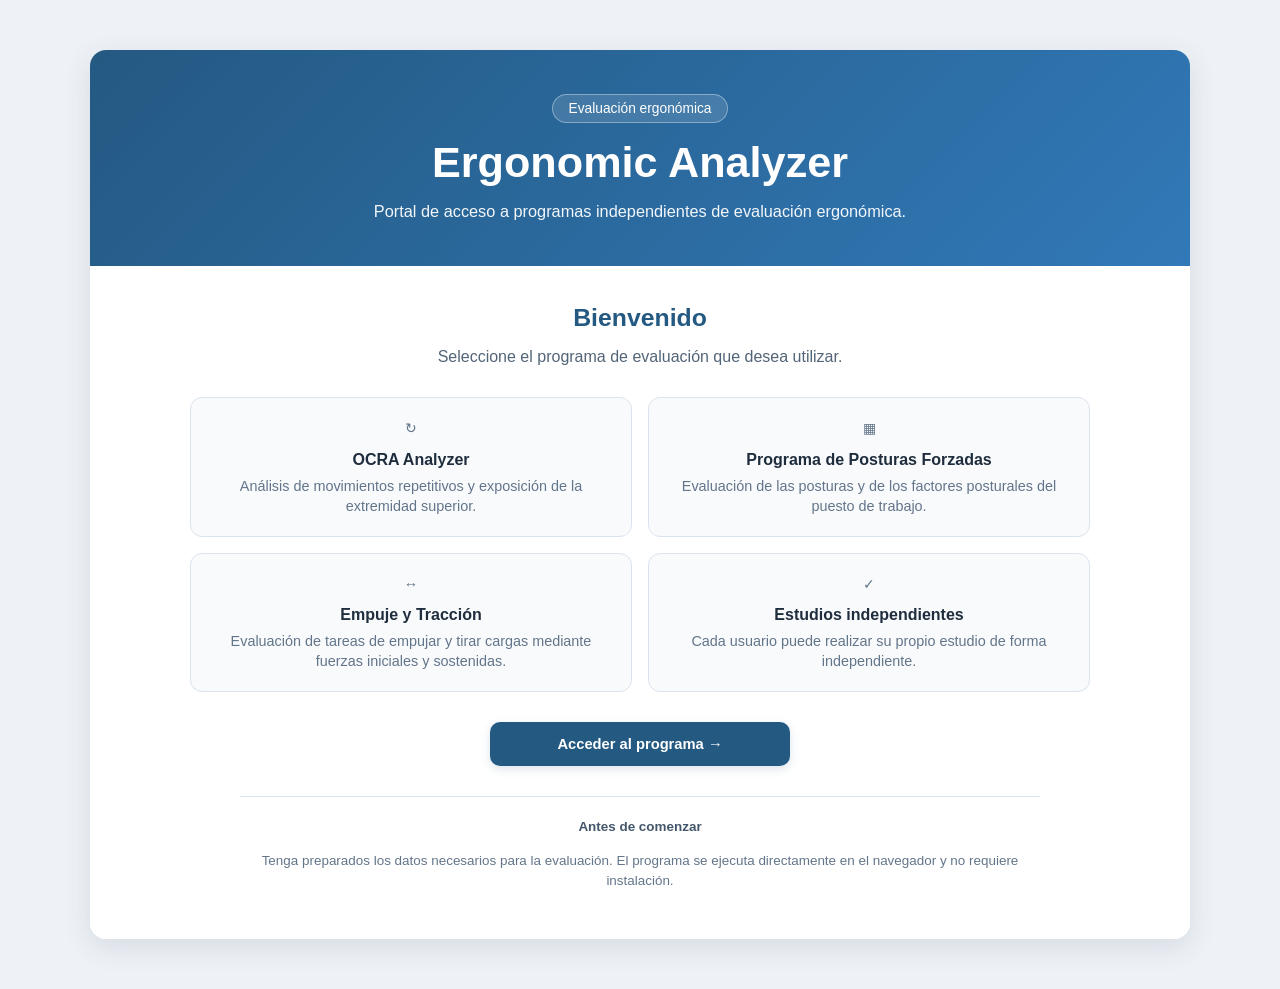
<file: index.html>
<!doctype html>
<html lang="es">
<head>
<meta charset="utf-8">
<meta name="viewport" content="width=device-width,initial-scale=1">
<title>Ergonomic Analyzer</title>
<link rel="stylesheet" href="css/styles.css?v=20261113-flujo-portal">
</head>
<body>
<main class="container">

<section id="welcomeScreen" class="access-screen card">
  <div class="access-hero">
    <span class="access-badge">Evaluación ergonómica</span>
    <h1>Ergonomic Analyzer</h1>
    <p>Portal de acceso a programas independientes de evaluación ergonómica.</p>
  </div>
  <div class="access-content">
    <h2>Bienvenido</h2>
    <p class="access-intro">Seleccione el programa de evaluación que desea utilizar.</p>
    <div class="access-features">
      <article class="access-feature"><span class="access-feature-icon" aria-hidden="true">↻</span><strong>OCRA Analyzer</strong><span>Análisis de movimientos repetitivos y exposición de la extremidad superior.</span></article>
      <article class="access-feature"><span class="access-feature-icon" aria-hidden="true">▦</span><strong>Programa de Posturas Forzadas</strong><span>Evaluación de las posturas y de los factores posturales del puesto de trabajo.</span></article>
      <article class="access-feature"><span class="access-feature-icon" aria-hidden="true">↔</span><strong>Empuje y Tracción</strong><span>Evaluación de tareas de empujar y tirar cargas mediante fuerzas iniciales y sostenidas.</span></article>
      <article class="access-feature"><span class="access-feature-icon" aria-hidden="true">✓</span><strong>Estudios independientes</strong><span>Cada usuario puede realizar su propio estudio de forma independiente.</span></article>
    </div>
    <div class="access-actions"><button id="enterProgram" type="button" class="method-button">Acceder al programa →</button></div>
    <div class="access-footer"><strong>Antes de comenzar</strong><p>Tenga preparados los datos necesarios para la evaluación. El programa se ejecuta directamente en el navegador y no requiere instalación.</p></div>
  </div>
</section>

<section id="methodScreen" class="access-screen card method-screen" hidden>
  <div class="access-hero">
    <span class="access-badge">Selección del método</span>
    <h1>¿Qué programa desea utilizar?</h1>
    <p>Seleccione el programa de evaluación ergonómica que desea utilizar.</p>
  </div>

  <div class="access-content">
    <h2>Seleccione el programa</h2>
    <p class="access-intro">Cada programa dispone de su propio flujo de trabajo y sus propios estudios.</p>

    <div class="method-actions">
      <button type="button" class="method-button" data-method="ocra">Abrir Ocra&nbsp; →</button>
      <button type="button" class="method-button" data-method="posturas">Abrir Posturas Forzadas&nbsp; →</button>
      <button type="button" class="method-button" data-method="empuje-traccion">Abrir Empuje y Tracción&nbsp; →</button>
    </div>
    <div class="access-footer"><button id="backToWelcome" type="button" class="secondary">← Volver a bienvenida</button></div>
  </div>
</section>

</main>

<script src="js/app.js"></script>
<script>
document.addEventListener("DOMContentLoaded",function(){
  const welcome=document.getElementById("welcomeScreen");
  const methods=document.getElementById("methodScreen");
  if(window.location.hash==="#programas"){welcome.hidden=true;methods.hidden=false;}
  document.getElementById("enterProgram").addEventListener("click",function(){
    welcome.hidden=true;methods.hidden=false;window.scrollTo(0,0);
  });
  document.getElementById("backToWelcome").addEventListener("click",function(){
    methods.hidden=true;welcome.hidden=false;window.scrollTo(0,0);
  });
});
</script>
</body>
</html>
</file>
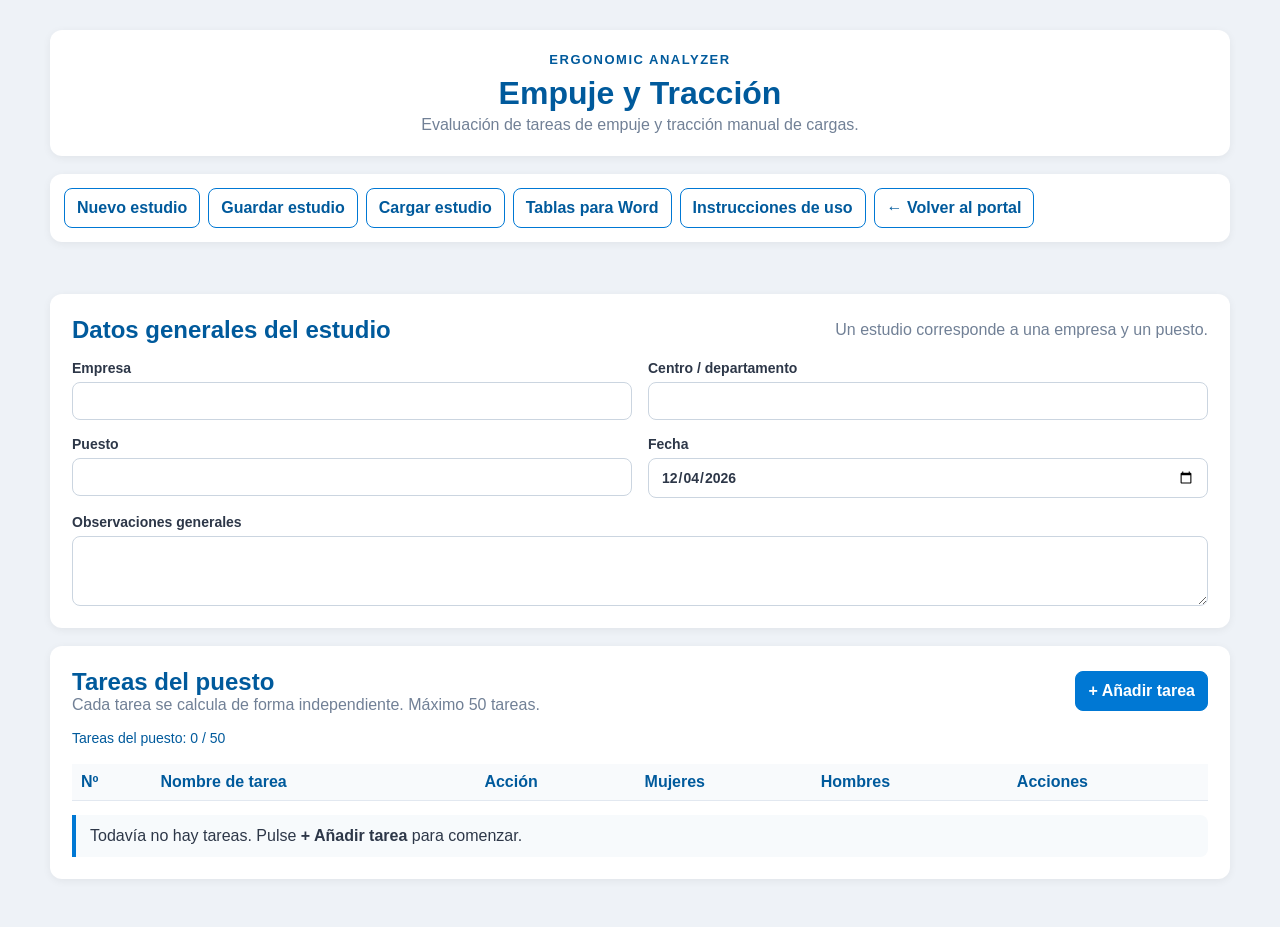
<file: empuje-traccion/index.html>
<!doctype html>
<html lang="es">
<head>
<meta charset="utf-8">
<meta name="viewport" content="width=device-width,initial-scale=1">
<title>Empuje y Tracción · Ergonomic Analyzer</title>
<link rel="stylesheet" href="../css/styles.css?v=20261113-palette3">
<link rel="stylesheet" href="styles.css?v=20261113-palette3">
</head>
<body>
<main class="et-shell">
<header class="et-header">
  <div class="brand">ERGONOMIC ANALYZER</div>
  <h1>Empuje y Tracción</h1>
  <p>Evaluación de tareas de empuje y tracción manual de cargas.</p>
</header>

<section class="et-toolbar">
  <button id="newStudyBtn" class="et-btn">Nuevo estudio</button>
  <button id="saveStudyBtn" class="et-btn">Guardar estudio</button>
  <label class="et-btn" for="loadStudyInput">Cargar estudio</label>
  <input id="loadStudyInput" type="file" accept=".json,application/json" hidden>
  <button id="wordTablesBtn" class="et-btn">Tablas para Word</button>
  <a class="et-link" href="documentacion/Instrucciones_Empuje_Traccion.pdf" target="_blank" rel="noopener">Instrucciones de uso</a>
  <a class="et-link" href="../">← Volver al portal</a>
</section>

<section id="simulationPicker" class="et-card hidden">
  <div class="et-section-title">
    <div>
      <h2>Simulación</h2>
      <div class="muted">Seleccione por nombre la tarea que desea modificar en un escenario simulado.</div>
    </div>
    <button id="closeSimulationPickerBtn" class="et-btn">Cerrar</button>
  </div>
  <div class="et-grid">
    <label class="et-field">Tarea
      <select id="simulationTaskSelect"></select>
    </label>
    <div style="display:flex;align-items:end">
      <button id="openSelectedSimulationBtn" class="et-btn primary">Abrir simulación</button>
    </div>
  </div>
</section>

<div id="status" class="status"></div>

<section id="studyDataCard" class="et-card">
  <div class="et-section-title">
    <h2>Datos generales del estudio</h2>
    <span class="muted">Un estudio corresponde a una empresa y un puesto.</span>
  </div>
  <div class="et-grid">
    <label class="et-field">Empresa<input id="company" type="text"></label>
    <label class="et-field">Centro / departamento<input id="area" type="text"></label>
    <label class="et-field">Puesto<input id="job" type="text"></label>
    <label class="et-field">Fecha<input id="studyDate" type="date"></label>
    <label class="et-field full">Observaciones generales<textarea id="studyNotes" rows="3"></textarea></label>
  </div>
</section>

<section id="tasksCard" class="et-card">
  <div class="et-section-title">
    <div>
      <h2>Tareas del puesto</h2>
      <div class="muted">Cada tarea se calcula de forma independiente. Máximo 50 tareas.</div>
    </div>
    <button id="addTaskBtn" class="et-btn primary">+ Añadir tarea</button>
  </div>
  <div id="taskCounter" class="status"></div>
  <div style="overflow:auto">
    <table class="task-list">
      <thead><tr><th>Nº</th><th>Nombre de tarea</th><th>Acción</th><th>Mujeres</th><th>Hombres</th><th>Acciones</th></tr></thead>
      <tbody id="taskRows"></tbody>
    </table>
  </div>
  <div id="emptyTasks" class="notice">Todavía no hay tareas. Pulse <strong>+ Añadir tarea</strong> para comenzar.</div>
</section>

<section id="editorCard" class="et-card hidden">
  <div class="editor-head">
    <h2 id="editorTitle">Nueva tarea</h2>
    <button id="closeEditorBtn" class="et-btn">Cerrar</button>
  </div>
  <div id="simBanner" class="sim-banner hidden"></div>

  <div class="subcard">
    <h3>1. Identificación de la tarea</h3>
    <div class="et-grid">
      <label class="et-field full">Nombre de la tarea *
        <input id="taskName" type="text" placeholder="Ej.: Empuje carro picking">
      </label>
      <label class="et-field full">Descripción
        <textarea id="taskDescription" rows="2"></textarea>
      </label>
    </div>
  </div>

  <div class="subcard">
    <h3>2. Tipo de operación</h3>
    <div class="et-grid">
      <fieldset>
        <legend>Acción</legend>
        <div class="radio-row">
          <label><input type="radio" name="action" value="push" checked> Empujar</label>
          <label><input type="radio" name="action" value="pull"> Tirar</label>
        </div>
      </fieldset>
      <fieldset>
        <legend>Forma de realización</legend>
        <div class="radio-row">
          <label><input type="radio" name="mode" value="twohands" checked> Una persona · dos manos</label>
          <label><input type="radio" name="mode" value="onehand"> Una persona · una mano</label>
          <label><input type="radio" name="mode" value="multi"> Dos o más personas</label>
        </div>
      </fieldset>
    </div>
    <label id="peopleWrap" class="et-field hidden" style="margin-top:14px;max-width:260px">Número de personas
      <input id="peopleCount" type="number" min="2" max="20" step="1" value="2">
    </label>
  </div>

  <div class="subcard">
    <h3>3. Configuración de las ruedas</h3>
    <div class="radio-row">
      <label><input type="radio" name="has90" value="yes"> Sí, pueden quedar orientadas a 90°</label>
      <label><input type="radio" name="has90" value="no" checked> No aplica medición a 90°</label>
    </div>
    <div class="notice"><strong>0°:</strong> ruedas alineadas con la dirección de desplazamiento. <strong>90°:</strong> ruedas giratorias orientadas transversalmente antes de iniciar el movimiento.</div>
  </div>

  <div class="subcard">
    <h3>4. Datos de la tarea</h3>
    <div class="et-grid three">
      <label class="et-field">Altura de agarre (m)
        <select id="height"></select>
      </label>
      <label class="et-field">Distancia recorrida
        <select id="distance"></select>
      </label>
      <label class="et-field">Frecuencia inicial (veces/min)
        <select id="freqInitial"></select>
      </label>
      <label id="freqSustainedWrap" class="et-field">Frecuencia sostenida (veces/min)
        <select id="freqSustained"></select>
      </label>
    </div>
    <div id="methodWarning" class="notice warning hidden"></div>
  </div>

  <div class="subcard">
    <h3>5. Mediciones con dinamómetro</h3>
    <p class="muted">Se recomienda realizar hasta 5 mediciones cuando sea posible. El cálculo se efectuará con las mediciones disponibles. No introduzca ceros en las casillas sin medición.</p>

    <h4>Fuerza inicial a 0° (N)</h4>
    <div id="initial0Measures" class="measure-grid"></div>
    <div id="initial90Block" class="hidden">
      <h4>Fuerza inicial a 90° (N)</h4>
      <div id="initial90Measures" class="measure-grid"></div>
    </div>
    <div id="sustainedBlock">
      <h4>Fuerza sostenida (N)</h4>
      <div id="sustainedMeasures" class="measure-grid"></div>
    </div>
  </div>

  <div id="simulationChangesBlock" class="subcard hidden">
    <h3>6. Cambios realizados en la simulación</h3>
    <div id="simulationChangesList" class="result-list">
      <div class="placeholder">No se han realizado cambios.</div>
    </div>
  </div>

  <div class="subcard">
    <h3 id="resultsHeading">6. Resultados</h3>
    <div id="resultMessage" class="notice">Introduzca los datos de la tarea y las mediciones disponibles.</div>
    <div id="resultTables" class="result-columns hidden">
      <div>
        <h3>MUJERES</h3>
        <div id="womenResults"></div>
      </div>
      <div>
        <h3>HOMBRES</h3>
        <div id="menResults"></div>
      </div>
    </div>
    <details id="calcDetails" class="calc-details hidden">
      <summary>Ver cálculos intermedios</summary>
      <div id="calcContent"></div>
    </details>
  </div>

  <div style="display:flex;gap:10px;flex-wrap:wrap;margin-top:18px">
    <button id="saveTaskBtn" class="et-btn primary">Guardar tarea</button>
    <button id="cancelTaskBtn" class="et-btn">Cancelar</button>
  </div>
</section>

<section id="wordTablesScreen" class="et-card hidden">
  <div class="et-section-title">
    <div>
      <h2>Tablas para informe Word</h2>
      <div class="muted">Seleccione la tarea y las tablas que desea generar. Cada tabla puede copiarse por separado y pegarse directamente en Word.</div>
    </div>
    <button id="closeWordTablesBtn" class="et-btn">Volver al estudio</button>
  </div>

  <div class="et-grid">
    <label class="et-field">Tarea
      <select id="wordTaskSelect"></select>
    </label>
  </div>

  <div class="report-table-selectors">
    <label><input type="checkbox" data-et-report-table="results" checked> Resultados finales</label>
    <label><input type="checkbox" data-et-report-table="intermediate" checked> Cálculos intermedios</label>
    <label><input type="checkbox" data-et-report-table="simulation" checked> Resultados de la simulación</label>
  </div>

  <div class="tables-toolbar">
    <button type="button" class="et-btn primary" id="generateETReportTables">Generar tablas</button>
  </div>

  <div id="etReportTables"></div>
</section>
</main>

<dialog id="appDialog" class="app-dialog">
  <div class="app-dialog-content">
    <h2 id="appDialogTitle">Aviso</h2>
    <p id="appDialogMessage"></p>
    <div class="app-dialog-actions">
      <button id="appDialogCancel" class="et-btn hidden" type="button">Cancelar</button>
      <button id="appDialogOk" class="et-btn primary" type="button">Aceptar</button>
    </div>
  </div>
</dialog>

<script src="app.js"></script>
</body>
</html>
</file>
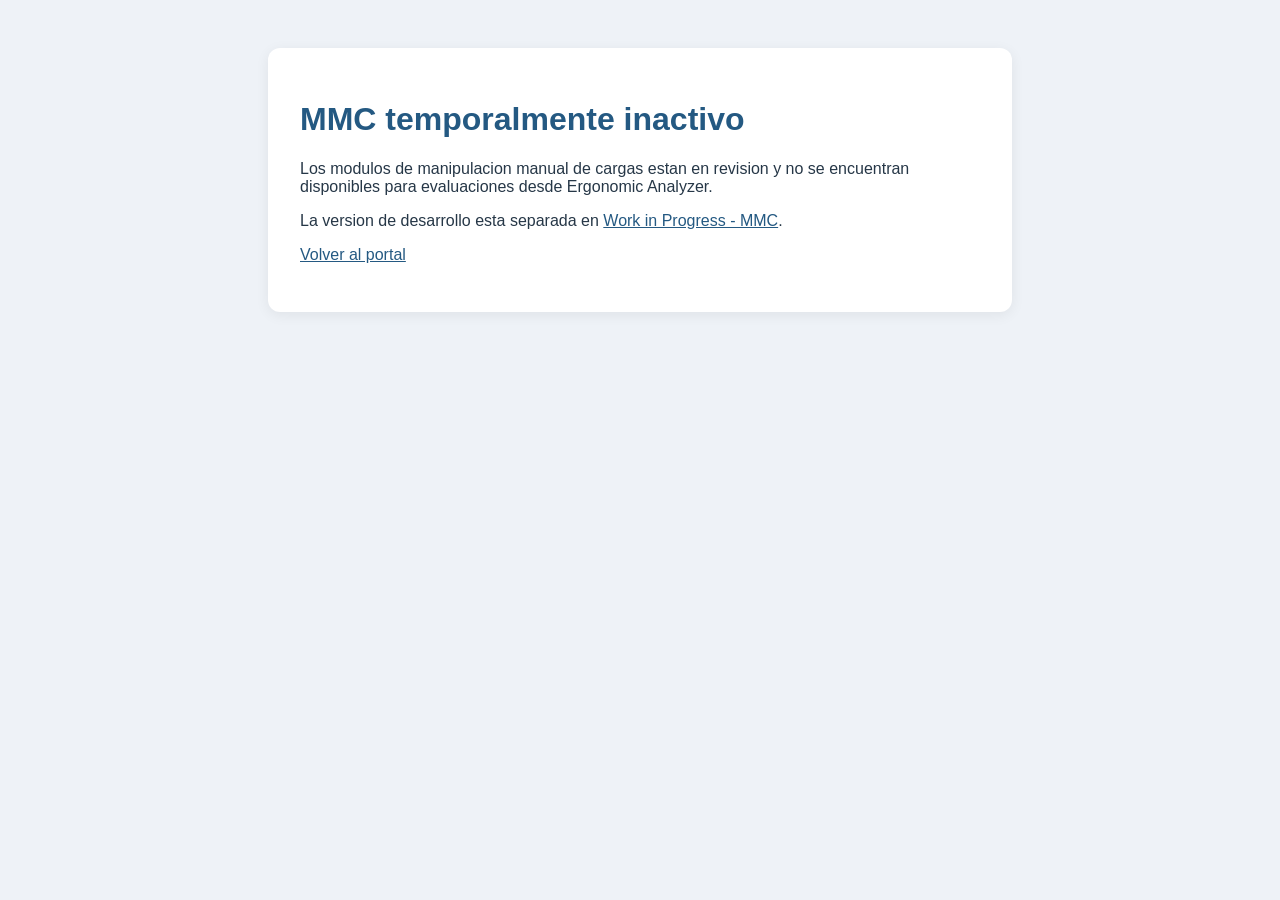
<file: mmc/index.html>
<!doctype html><html lang="es"><head><meta charset="utf-8"><meta name="viewport" content="width=device-width,initial-scale=1"><title>MMC temporalmente inactivo</title><style>body{font:16px Arial,sans-serif;background:#eef2f7;color:#263747;margin:0;padding:48px 20px}main{max-width:680px;margin:auto;background:white;border-radius:12px;padding:32px;box-shadow:0 3px 14px #0001}h1{color:#245982}a{color:#245982}</style></head><body><main><h1>MMC temporalmente inactivo</h1><p>Los modulos de manipulacion manual de cargas estan en revision y no se encuentran disponibles para evaluaciones desde Ergonomic Analyzer.</p><p>La version de desarrollo esta separada en <a href="https://clopez-spmas.github.io/work-in-progress/mmc/">Work in Progress - MMC</a>.</p><p><a href="../">Volver al portal</a></p></main></body></html>
</file>
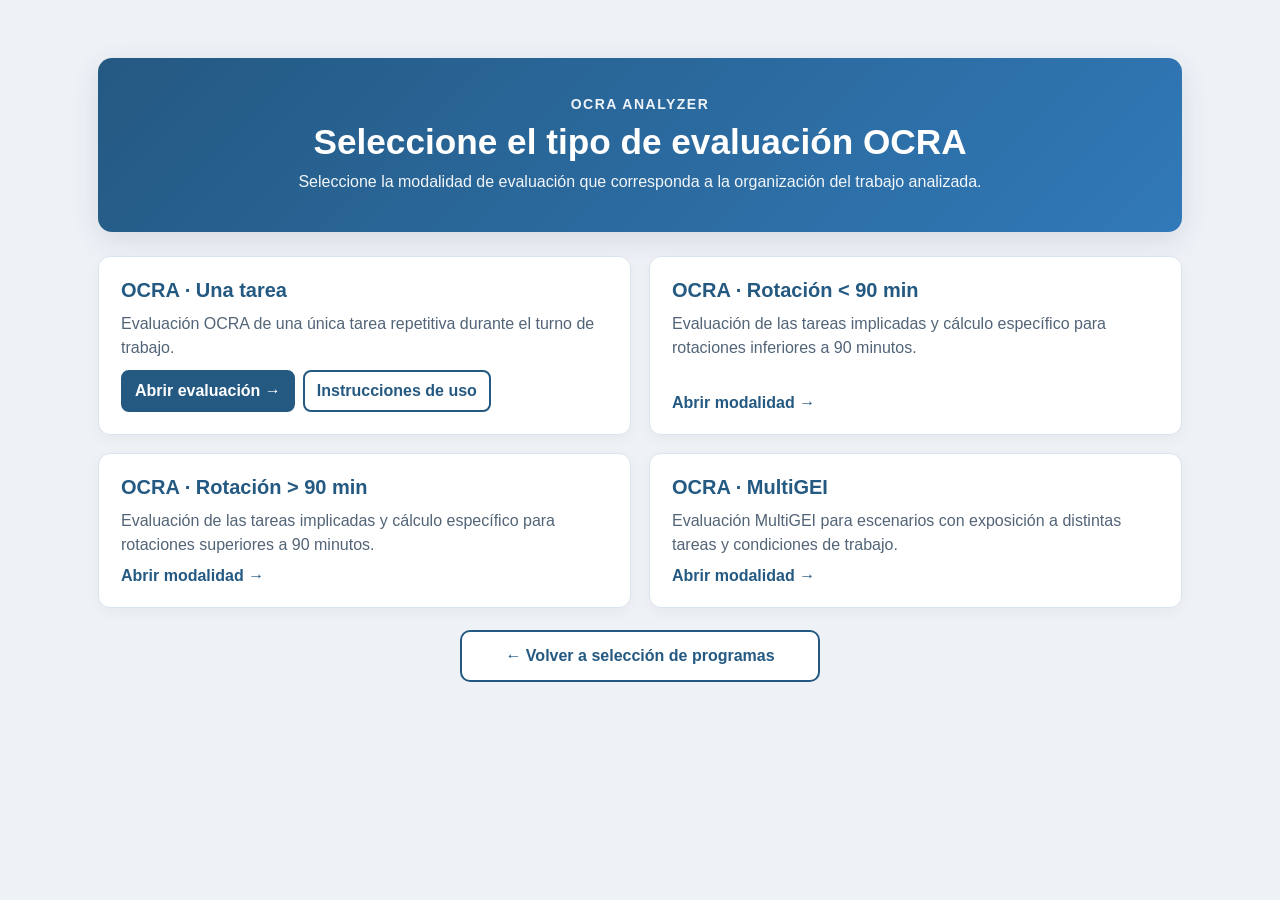
<file: ocra/index.html>
<!doctype html>
<html lang="es">
<head>
<meta charset="utf-8">
<meta name="viewport" content="width=device-width,initial-scale=1">
<title>OCRA Analyzer</title>
<link rel="stylesheet" href="../css/styles.css?v=20261113-ocra-palette4">
<link rel="stylesheet" href="styles.css?v=20261113-palette3">
<style>
.mode-shell{max-width:1120px;margin:0 auto;padding:28px 18px 48px}
.mode-shell .ocra-header{background:linear-gradient(135deg,#245982 0%,#3179b8 100%);color:#fff;text-align:center;padding:38px 28px;border-radius:14px;box-shadow:0 8px 28px rgba(45,55,72,.12)}
.mode-shell .ocra-header .brand{color:rgba(255,255,255,.92);font-size:14px;font-weight:700;letter-spacing:1.5px}
.mode-shell .ocra-header h1{color:#fff;font-size:clamp(1.7rem,3vw,2.2rem)}
.mode-shell .ocra-header p{color:rgba(255,255,255,.94)}
.mode-grid{display:grid;grid-template-columns:repeat(2,minmax(0,1fr));gap:18px;margin-top:24px}
.mode-card{display:flex;flex-direction:column;gap:10px;padding:22px;border:1px solid #dbe4ee;border-radius:12px;background:#fff;text-decoration:none;color:inherit;box-shadow:0 4px 14px rgba(0,0,0,.04);transition:border-color .15s ease,box-shadow .15s ease}
.mode-card:hover{border-color:#245982;box-shadow:0 8px 22px rgba(36,89,130,.12)}
.mode-card h2{margin:0;color:#245982;font-size:20px}
.mode-card p{margin:0;color:#526477;line-height:1.5}
.mode-card .mode-action{margin-top:auto;font-weight:700;color:#245982}
.mode-card .variant-actions{display:flex;flex-wrap:wrap;gap:8px;margin-top:auto}
.mode-card .variant-actions .toolbar-btn{display:inline-flex;align-items:center;text-decoration:none;border:2px solid #245982;border-radius:8px;background:#245982;color:#fff}
.mode-card .variant-actions .toolbar-btn:hover{background:#1b4769;border-color:#1b4769;color:#fff}
.mode-card .variant-actions .toolbar-btn+ .toolbar-btn{background:#fff;color:#245982}
.mode-card .variant-actions .toolbar-btn+ .toolbar-btn:hover{background:#f3f7fb}
.mode-card:focus-visible,.mode-card a:focus-visible,.mode-back:focus-visible{outline:3px solid #e39c27;outline-offset:3px}
.mode-return{text-align:center}.mode-back{display:inline-flex;align-items:center;justify-content:center;min-height:52px;max-width:360px;width:100%;margin-top:22px;padding:12px 18px;border:2px solid #245982;border-radius:10px;background:#fff;color:#245982;font:inherit;font-weight:700;text-decoration:none;box-shadow:none;transition:background .15s ease,color .15s ease}
.mode-back:hover{background:#f3f7fb;color:#1b4769;border-color:#1b4769}
@media(max-width:760px){.mode-grid{grid-template-columns:1fr}.mode-shell{padding:16px 4px 30px}.mode-shell .ocra-header{padding:30px 18px}}
@media(prefers-reduced-motion:reduce){.mode-card{transition:none}}
</style>
</head>
<body>
<main class="mode-shell">
<header class="ocra-header">
  <div class="brand">OCRA ANALYZER</div>
  <h1>Seleccione el tipo de evaluación OCRA</h1>
  <p>Seleccione la modalidad de evaluación que corresponda a la organización del trabajo analizada.</p>
</header>

<section class="mode-grid" aria-label="Modalidades OCRA">
  <article class="mode-card">
    <h2>OCRA · Una tarea</h2>
    <p>Evaluación OCRA de una única tarea repetitiva durante el turno de trabajo.</p>
    <div class="variant-actions">
      <a class="toolbar-btn" href="una-tarea/">Abrir evaluación →</a>
      <a class="toolbar-btn" href="documentacion/Instrucciones_OCRA_Una_Tarea.pdf" target="_blank" rel="noopener">Instrucciones de uso</a>
    </div>
  </article>

  <a class="mode-card" href="rotacion-menor-90/">
    <h2>OCRA · Rotación &lt; 90 min</h2>
    <p>Evaluación de las tareas implicadas y cálculo específico para rotaciones inferiores a 90 minutos.</p>
    <span class="mode-action">Abrir modalidad →</span>
  </a>

  <a class="mode-card" href="rotacion-mayor-90/">
    <h2>OCRA · Rotación &gt; 90 min</h2>
    <p>Evaluación de las tareas implicadas y cálculo específico para rotaciones superiores a 90 minutos.</p>
    <span class="mode-action">Abrir modalidad →</span>
  </a>

  <a class="mode-card" href="multigei/">
    <h2>OCRA · MultiGEI</h2>
    <p>Evaluación MultiGEI para escenarios con exposición a distintas tareas y condiciones de trabajo.</p>
    <span class="mode-action">Abrir modalidad →</span>
  </a>
</section>


<div class="mode-return"><button type="button" class="mode-back" id="backToPrograms" onclick="window.location.href='../#programas'">← Volver a selección de programas</button></div>
</main>
</body>
</html>
</file>
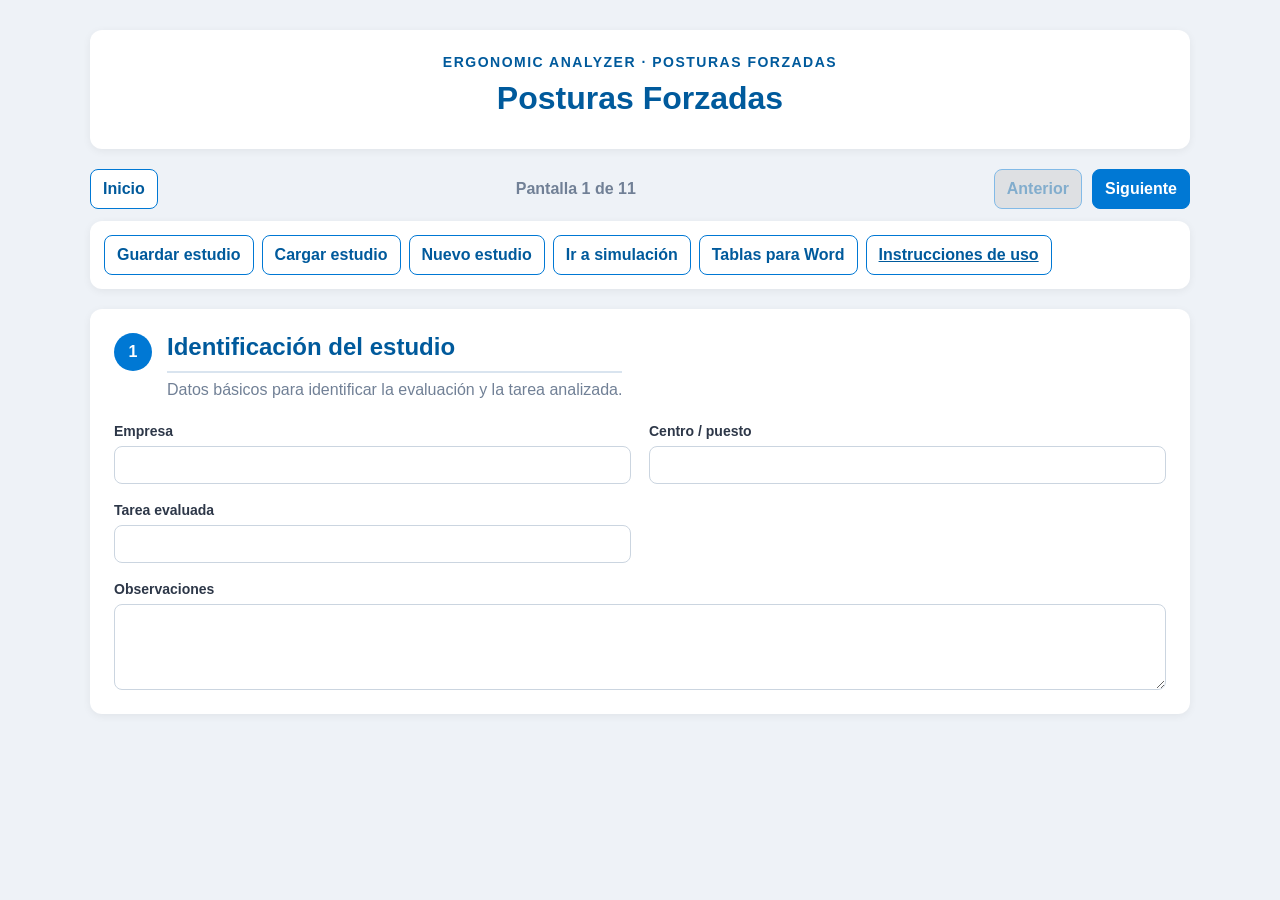
<file: posturas/index.html>
<!doctype html>
<html lang="es">
<head>
<meta charset="utf-8">
<meta name="viewport" content="width=device-width,initial-scale=1">
<title>Posturas Forzadas · Ergonomic Analyzer</title>
<link rel="stylesheet" href="css/style.css?v=20261113-palette3">
<link rel="stylesheet" href="css/pmf.css?v=20261113-palette3">
</head>
<body>
<main class="ocra-shell pmf-shell">

<header class="ocra-header">
  <div class="brand">ERGONOMIC ANALYZER · POSTURAS FORZADAS</div>
  <h1>Posturas Forzadas</h1>
</header>

<nav class="screen-nav" aria-label="Navegación del estudio">
  <button type="button" id="homeBtn" class="nav-secondary">Inicio</button>
  <div class="screen-counter" id="screenCounter">Pantalla 1 de 11</div>
  <button type="button" id="prevBtn" class="nav-secondary">Anterior</button>
  <button type="button" id="nextBtn" class="nav-primary">Siguiente</button>
</nav>

<section class="study-toolbar">
  <button type="button" id="saveProjectButton" class="toolbar-btn">Guardar estudio</button>
  <button type="button" id="loadProjectButton" class="toolbar-btn">Cargar estudio</button>
  <button type="button" id="newStudyButton" class="toolbar-btn">Nuevo estudio</button>
  <button type="button" id="simulationBtn" class="toolbar-btn">Ir a simulación</button>
  <button type="button" id="wordTablesBtn" class="toolbar-btn">Tablas para Word</button>
  <a class="toolbar-btn" href="documentacion/Instrucciones_Uso_Programa_Posturas_Forzadas.pdf" target="_blank" rel="noopener">Instrucciones de uso</a>
  <input id="loadProjectInput" type="file" accept=".json,application/json" hidden>
</section>
<div id="projectStatus" class="status" role="status" aria-live="polite"></div>

<section class="screen active" data-screen="0" data-page-name="identification">
  <div class="screen-title"><span>1</span><div><h2>Identificación del estudio</h2><p>Datos básicos para identificar la evaluación y la tarea analizada.</p></div></div>
  <div class="form-grid pmf-grid">
    <label>Empresa<input id="projectCompany" type="text" autocomplete="off"></label>
    <label>Centro / puesto<input id="projectWorkstation" type="text" autocomplete="off"></label>
    <label>Tarea evaluada<input id="projectTask" type="text" autocomplete="off"></label>
    <label>Observaciones<textarea id="projectNotes" rows="4"></textarea></label>
  </div>
</section>

<section class="screen" data-screen="1" data-page-name="videos">
  <div class="screen-title"><span>2</span><div><h2>Vídeos y archivos Kinovea</h2><p>Seleccione los JSON correspondientes a los vídeos de una misma tarea.</p></div></div>
  <div class="calculation-box">
    <strong>Número de vídeos</strong>
    <div class="video-count-configuration" id="videoCountConfiguration"></div>
  </div>
  <div id="videoInputsContainer" class="video-inputs-container"></div>
  <div class="notice">Cada vídeo puede aportar únicamente los marcadores necesarios para una parte del análisis. No es necesario disponer de todos los segmentos corporales en un mismo vídeo.</div>
</section>

<section class="screen" data-screen="2" data-page-name="markers">
  <div class="screen-title"><span>3</span><div><h2>Asignación de marcadores</h2><p>Asigne los marcadores Kinovea a los puntos anatómicos disponibles en cada vídeo.</p></div></div>
  <div class="calculation-box">
    <strong>Análisis Kinovea</strong>
    <div class="notice">La asignación es independiente para cada vídeo y se guarda dentro del estudio.</div>
    <div class="pmf-analysis-launch"><button id="runPMFAnalysisButton" class="nav-primary" type="button">Iniciar asignación y analizar</button></div>
  </div>
  <div id="markerMappingContainer" class="calculation-box"><div class="placeholder">Pulse «Iniciar asignación y analizar» cuando haya cargado los JSON.</div></div>
</section>

<section class="screen" data-screen="3" data-page-name="summary">
  <div class="screen-title"><span>4</span><div><h2>Datos importados de Kinovea</h2><p>Resumen de los vídeos, JSON, marcadores y datos procesados incorporados al estudio.</p></div></div>
  <div id="videoJsonSummary" class="calculation-box"><div class="placeholder">Todavía no hay datos importados.</div></div>
</section>

<section class="screen" data-screen="4" data-page-name="trunk">
  <div class="screen-title"><span>5</span><div><h2>Tronco</h2><p>Flexión/extensión, inclinación lateral y rotación axial.</p></div></div>
  <div id="results_trunk" class="calculation-box pmf-section-results"><div class="placeholder">Pendiente de análisis.</div></div>
</section>

<section class="screen" data-screen="5" data-page-name="head_neck">
  <div class="screen-title"><span>6</span><div><h2>Cabeza y cuello</h2><p>Flexión/extensión, lateralización y rotación axial.</p></div></div>
  <div id="results_head_neck" class="calculation-box pmf-section-results"><div class="placeholder">Pendiente de análisis.</div></div>
</section>

<section class="screen" data-screen="6" data-page-name="lower_right">
  <div class="screen-title"><span>7</span><div><h2>Extremidad inferior derecha</h2><p>Valoración independiente de rodilla y tobillo derechos.</p></div></div>
  <div id="results_lower_right" class="calculation-box pmf-section-results"><div class="placeholder">Pendiente de análisis.</div></div>
</section>

<section class="screen" data-screen="7" data-page-name="lower_left">
  <div class="screen-title"><span>8</span><div><h2>Extremidad inferior izquierda</h2><p>Valoración independiente de rodilla y tobillo izquierdos.</p></div></div>
  <div id="results_lower_left" class="calculation-box pmf-section-results"><div class="placeholder">Pendiente de análisis.</div></div>
</section>

<section class="screen" data-screen="8" data-page-name="results_summary">
  <div class="screen-title"><span>9</span><div><h2>Resultados</h2><p>Resumen del resultado estático y dinámico de cada segmento corporal.</p></div></div>
  <div id="segmentResultsSummary" class="calculation-box pmf-segment-summary"><div class="placeholder">Todavía no hay resultados disponibles.</div></div>
</section>

<section class="screen" data-screen="9" data-page-name="simulation">
  <div class="screen-title"><span>10</span><div><h2>Simulación de mejoras</h2><p>Modifique las condiciones de cada postura y compare el resultado actual con el simulado. El estudio original no se modifica.</p></div></div>
  <div id="simulationContent" class="pmf-simulation"><div class="placeholder">Todavía no hay resultados evaluados para simular.</div></div>
</section>

<section class="screen" data-screen="10" data-page-name="word_tables">
  <div class="screen-title"><span>11</span><div><h2>Tablas para Word</h2><p>Tablas independientes por segmento corporal y resultados de la simulación, preparadas para copiar y pegar en Word.</p></div></div>
  <div id="wordTablesContent" class="pmf-word-tables"><div class="placeholder">Todavía no hay resultados disponibles.</div></div>
</section>

</main>

<script src="js/kinovea.js"></script>
<script src="js/models.js"></script>
<script src="js/geometry.js"></script>
<script src="js/catalog.js"></script>
<script src="js/markerMapping.js"></script>
<script src="js/biomechanical_adapter.js"></script>
<script src="js/biomechanics.js"></script>
<script src="js/pmf_storage.js"></script>
<script src="js/pmf_criteria.js"></script>
<script src="js/pmf_engine.js"></script>
<script src="js/pmf_signed_biomechanics.js"></script>
<script src="js/pmf_selftest.js"></script>
<script src="js/pmf_navigation.js"></script>
<script src="js/pmf_app.js"></script>
</body>
</html>
</file>
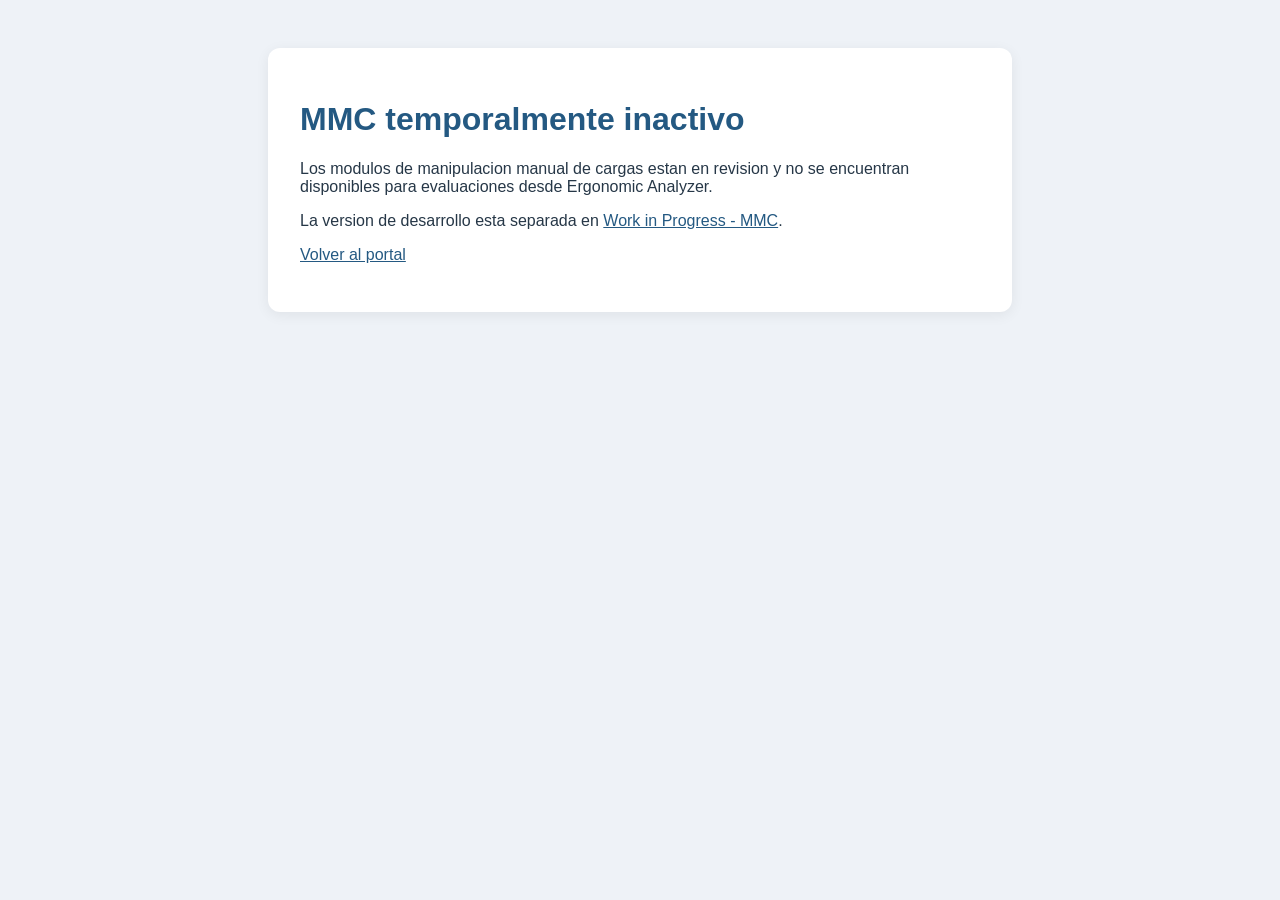
<file: mmc/compuesta/index.html>
<!doctype html><html lang="es"><head><meta charset="utf-8"><meta name="viewport" content="width=device-width,initial-scale=1"><title>MMC temporalmente inactivo</title><style>body{font:16px Arial,sans-serif;background:#eef2f7;color:#263747;margin:0;padding:48px 20px}main{max-width:680px;margin:auto;background:white;border-radius:12px;padding:32px;box-shadow:0 3px 14px #0001}h1{color:#245982}a{color:#245982}</style></head><body><main><h1>MMC temporalmente inactivo</h1><p>Los modulos de manipulacion manual de cargas estan en revision y no se encuentran disponibles para evaluaciones desde Ergonomic Analyzer.</p><p>La version de desarrollo esta separada en <a href="https://clopez-spmas.github.io/work-in-progress/mmc/">Work in Progress - MMC</a>.</p><p><a href="../../">Volver al portal</a></p></main></body></html>
</file>
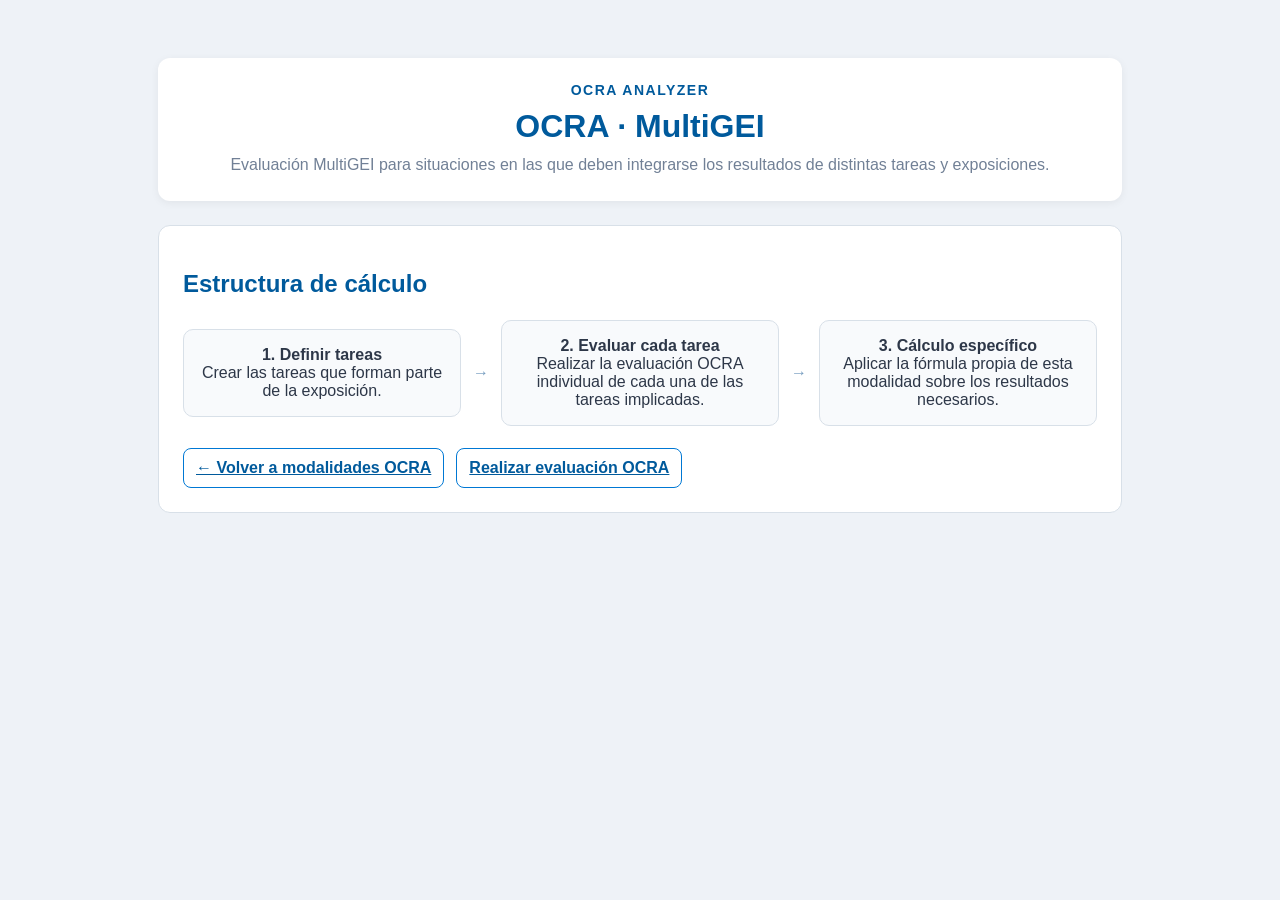
<file: ocra/multigei/index.html>
<!doctype html>
<html lang="es">
<head>
<meta charset="utf-8">
<meta name="viewport" content="width=device-width,initial-scale=1">
<title>OCRA · MultiGEI · OCRA Analyzer</title>
<link rel="stylesheet" href="../../css/styles.css">
<link rel="stylesheet" href="../styles.css">
<style>
.variant-shell{max-width:1000px;margin:0 auto;padding:28px 18px 48px}
.variant-card{margin-top:24px;padding:24px;border:1px solid #d8e0e8;border-radius:12px;background:#fff}
.variant-flow{display:grid;grid-template-columns:1fr auto 1fr auto 1fr;gap:12px;align-items:center;margin:22px 0}
.variant-step{padding:16px;border:1px solid #d8e0e8;border-radius:10px;background:#f8fafc;text-align:center}
.variant-arrow{font-weight:700;color:#759CBF}
.variant-actions{display:flex;gap:12px;flex-wrap:wrap;margin-top:20px}
@media(max-width:760px){.variant-flow{grid-template-columns:1fr}.variant-arrow{transform:rotate(90deg)}}
</style>
</head>
<body>
<main class="variant-shell">
<header class="ocra-header">
  <div class="brand">OCRA ANALYZER</div>
  <h1>OCRA · MultiGEI</h1>
  <p>Evaluación MultiGEI para situaciones en las que deben integrarse los resultados de distintas tareas y exposiciones.</p>
</header>

<section class="variant-card">
  <h2>Estructura de cálculo</h2>
  <div class="variant-flow">
    <div class="variant-step"><strong>1. Definir tareas</strong><br>Crear las tareas que forman parte de la exposición.</div>
    <div class="variant-arrow">→</div>
    <div class="variant-step"><strong>2. Evaluar cada tarea</strong><br>Realizar la evaluación OCRA individual de cada una de las tareas implicadas.</div>
    <div class="variant-arrow">→</div>
    <div class="variant-step"><strong>3. Cálculo específico</strong><br>Aplicar la fórmula propia de esta modalidad sobre los resultados necesarios.</div>
  </div>

  <div class="variant-actions">
    <a class="toolbar-btn" href="../">← Volver a modalidades OCRA</a>
    <a class="toolbar-btn" href="../una-tarea/">Realizar evaluación OCRA</a>
  </div>
</section>
</main>
</body>
</html>
</file>
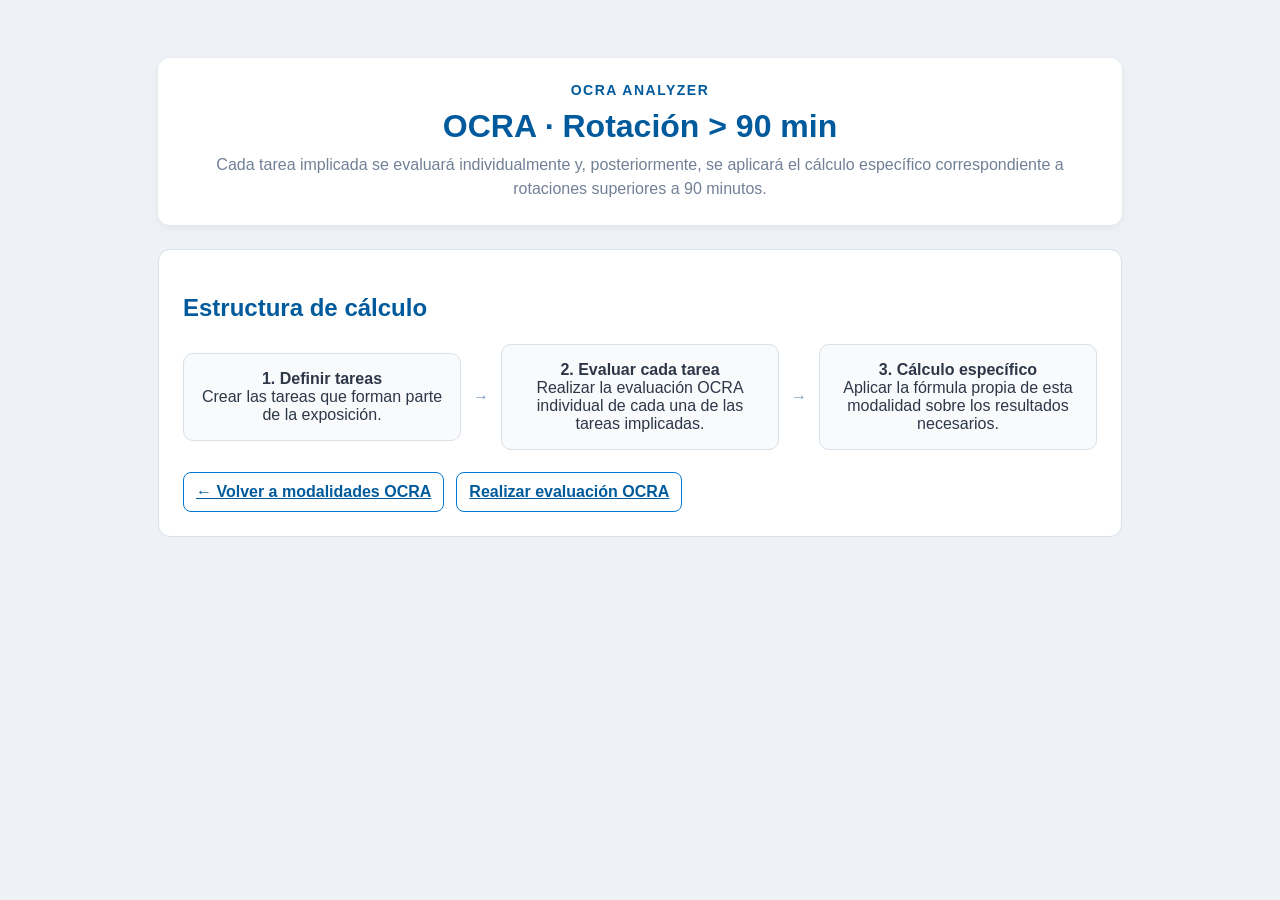
<file: ocra/rotacion-mayor-90/index.html>
<!doctype html>
<html lang="es">
<head>
<meta charset="utf-8">
<meta name="viewport" content="width=device-width,initial-scale=1">
<title>OCRA · Rotación > 90 min · OCRA Analyzer</title>
<link rel="stylesheet" href="../../css/styles.css">
<link rel="stylesheet" href="../styles.css">
<style>
.variant-shell{max-width:1000px;margin:0 auto;padding:28px 18px 48px}
.variant-card{margin-top:24px;padding:24px;border:1px solid #d8e0e8;border-radius:12px;background:#fff}
.variant-flow{display:grid;grid-template-columns:1fr auto 1fr auto 1fr;gap:12px;align-items:center;margin:22px 0}
.variant-step{padding:16px;border:1px solid #d8e0e8;border-radius:10px;background:#f8fafc;text-align:center}
.variant-arrow{font-weight:700;color:#759CBF}
.variant-actions{display:flex;gap:12px;flex-wrap:wrap;margin-top:20px}
@media(max-width:760px){.variant-flow{grid-template-columns:1fr}.variant-arrow{transform:rotate(90deg)}}
</style>
</head>
<body>
<main class="variant-shell">
<header class="ocra-header">
  <div class="brand">OCRA ANALYZER</div>
  <h1>OCRA · Rotación > 90 min</h1>
  <p>Cada tarea implicada se evaluará individualmente y, posteriormente, se aplicará el cálculo específico correspondiente a rotaciones superiores a 90 minutos.</p>
</header>

<section class="variant-card">
  <h2>Estructura de cálculo</h2>
  <div class="variant-flow">
    <div class="variant-step"><strong>1. Definir tareas</strong><br>Crear las tareas que forman parte de la exposición.</div>
    <div class="variant-arrow">→</div>
    <div class="variant-step"><strong>2. Evaluar cada tarea</strong><br>Realizar la evaluación OCRA individual de cada una de las tareas implicadas.</div>
    <div class="variant-arrow">→</div>
    <div class="variant-step"><strong>3. Cálculo específico</strong><br>Aplicar la fórmula propia de esta modalidad sobre los resultados necesarios.</div>
  </div>

  <div class="variant-actions">
    <a class="toolbar-btn" href="../">← Volver a modalidades OCRA</a>
    <a class="toolbar-btn" href="../una-tarea/">Realizar evaluación OCRA</a>
  </div>
</section>
</main>
</body>
</html>
</file>
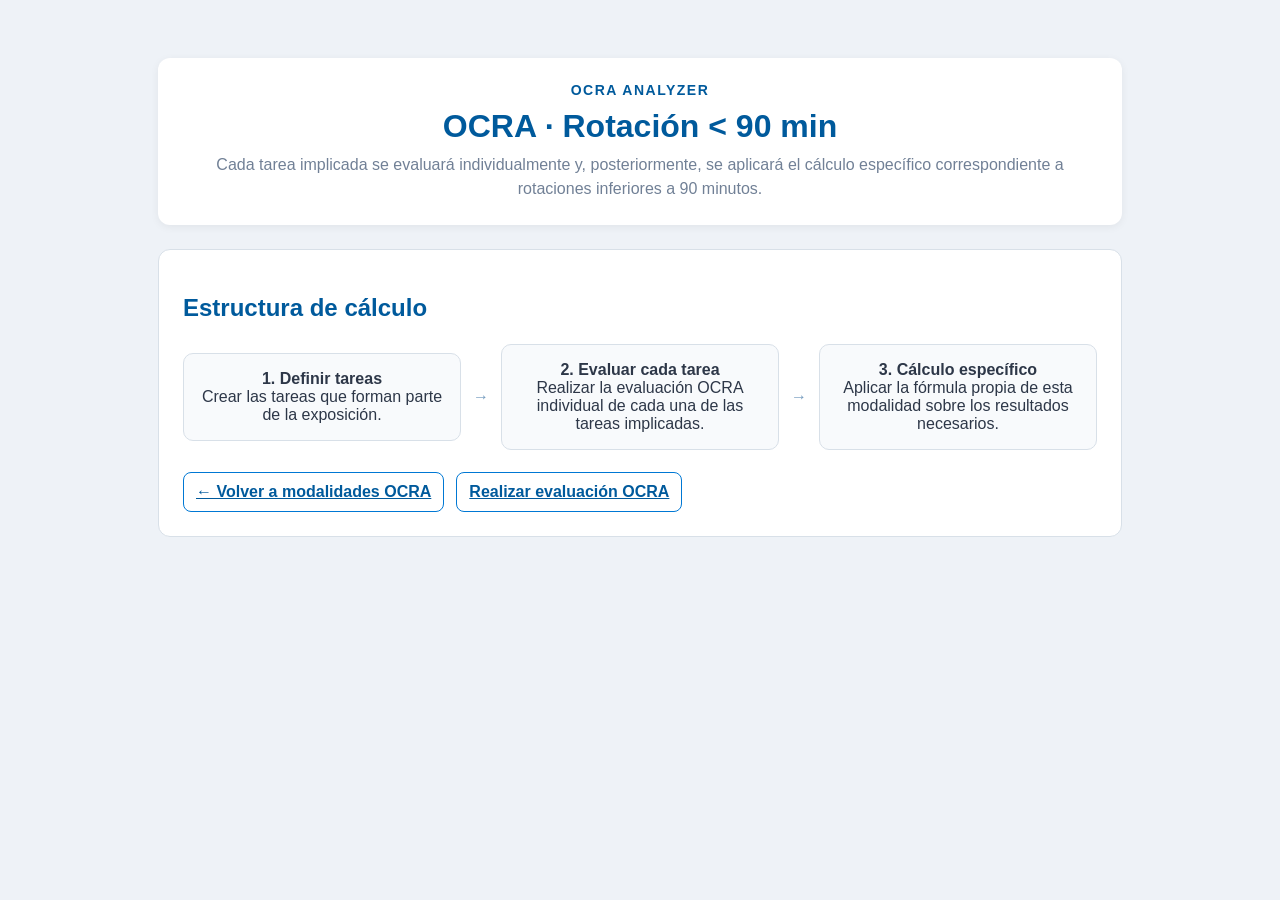
<file: ocra/rotacion-menor-90/index.html>
<!doctype html>
<html lang="es">
<head>
<meta charset="utf-8">
<meta name="viewport" content="width=device-width,initial-scale=1">
<title>OCRA · Rotación < 90 min · OCRA Analyzer</title>
<link rel="stylesheet" href="../../css/styles.css">
<link rel="stylesheet" href="../styles.css">
<style>
.variant-shell{max-width:1000px;margin:0 auto;padding:28px 18px 48px}
.variant-card{margin-top:24px;padding:24px;border:1px solid #d8e0e8;border-radius:12px;background:#fff}
.variant-flow{display:grid;grid-template-columns:1fr auto 1fr auto 1fr;gap:12px;align-items:center;margin:22px 0}
.variant-step{padding:16px;border:1px solid #d8e0e8;border-radius:10px;background:#f8fafc;text-align:center}
.variant-arrow{font-weight:700;color:#759CBF}
.variant-actions{display:flex;gap:12px;flex-wrap:wrap;margin-top:20px}
@media(max-width:760px){.variant-flow{grid-template-columns:1fr}.variant-arrow{transform:rotate(90deg)}}
</style>
</head>
<body>
<main class="variant-shell">
<header class="ocra-header">
  <div class="brand">OCRA ANALYZER</div>
  <h1>OCRA · Rotación < 90 min</h1>
  <p>Cada tarea implicada se evaluará individualmente y, posteriormente, se aplicará el cálculo específico correspondiente a rotaciones inferiores a 90 minutos.</p>
</header>

<section class="variant-card">
  <h2>Estructura de cálculo</h2>
  <div class="variant-flow">
    <div class="variant-step"><strong>1. Definir tareas</strong><br>Crear las tareas que forman parte de la exposición.</div>
    <div class="variant-arrow">→</div>
    <div class="variant-step"><strong>2. Evaluar cada tarea</strong><br>Realizar la evaluación OCRA individual de cada una de las tareas implicadas.</div>
    <div class="variant-arrow">→</div>
    <div class="variant-step"><strong>3. Cálculo específico</strong><br>Aplicar la fórmula propia de esta modalidad sobre los resultados necesarios.</div>
  </div>

  <div class="variant-actions">
    <a class="toolbar-btn" href="../">← Volver a modalidades OCRA</a>
    <a class="toolbar-btn" href="../una-tarea/">Realizar evaluación OCRA</a>
  </div>
</section>
</main>
</body>
</html>
</file>
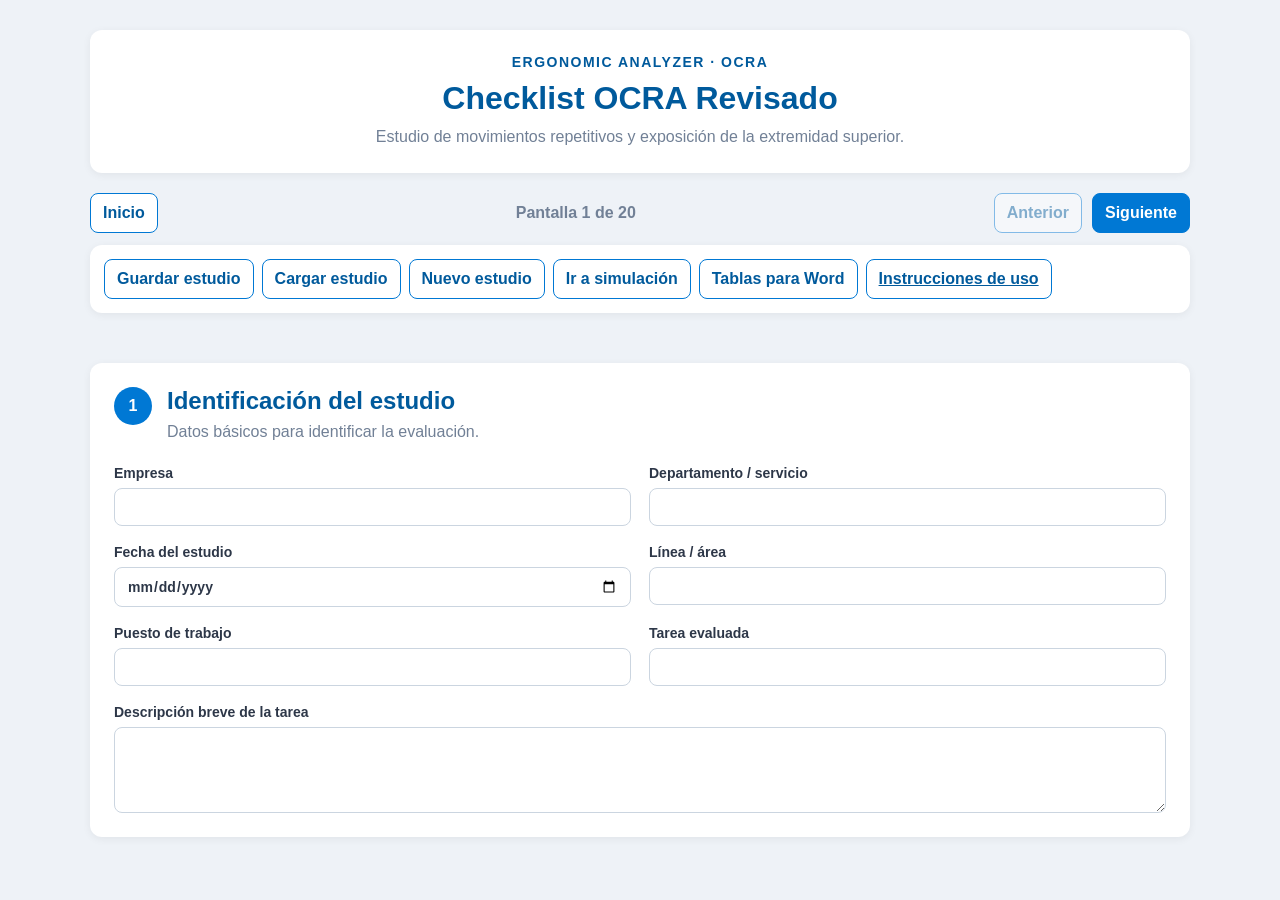
<file: ocra/una-tarea/index.html>
<!doctype html>
<html lang="es">
<head>
<meta charset="utf-8">
<meta name="viewport" content="width=device-width,initial-scale=1">
<title>OCRA · Ergonomic Analyzer</title>
<link rel="stylesheet" href="../../css/styles.css">
<link rel="stylesheet" href="../styles.css">
</head>
<body>
<main class="ocra-shell">
<header class="ocra-header">
  <div class="brand">ERGONOMIC ANALYZER · OCRA</div>
  <h1>Checklist OCRA Revisado</h1>
  <p>Estudio de movimientos repetitivos y exposición de la extremidad superior.</p>
</header>

<nav class="screen-nav" aria-label="Navegación del estudio">
  <button type="button" id="homeBtn" class="nav-secondary">Inicio</button>
  <div class="screen-counter" id="screenCounter">Pantalla 1 de 17</div>
  <button type="button" id="prevBtn" class="nav-secondary">Anterior</button>
  <button type="button" id="nextBtn" class="nav-primary">Siguiente</button>
</nav>

<section class="study-toolbar">
  <button type="button" id="saveBtn" class="toolbar-btn">Guardar estudio</button>
  <button type="button" id="loadBtn" class="toolbar-btn">Cargar estudio</button>
  <button type="button" id="newBtn" class="toolbar-btn">Nuevo estudio</button>
  <button type="button" id="simulationBtn" class="toolbar-btn">Ir a simulación</button>
  <button type="button" id="wordTablesBtn" class="toolbar-btn">Tablas para Word</button>
  <a class="toolbar-btn" href="../documentacion/Instrucciones_OCRA_Una_Tarea.pdf" target="_blank" rel="noopener">Instrucciones de uso</a>
  <input type="file" id="fileInput" accept=".json,application/json" hidden>
</section>
<div id="status" class="status" role="status" aria-live="polite"></div>

<form id="ocraForm" novalidate>

<section class="screen active" data-screen="0">
  <div class="screen-title"><span>1</span><div><h2>Identificación del estudio</h2><p>Datos básicos para identificar la evaluación.</p></div></div>
  <div class="form-grid">
    <label>Empresa<input name="empresa" type="text"></label>
    <label>Departamento / servicio<input name="departamento" type="text"></label>
    <label>Fecha del estudio<input name="fecha" type="date"></label>
    <label>Línea / área<input name="area" type="text"></label>
    <label>Puesto de trabajo<input name="puesto" type="text"></label>
    <label>Tarea evaluada<input name="tarea" type="text"></label>
    <label>Descripción breve de la tarea<textarea name="descripcionTarea" rows="4"></textarea></label>
  </div>
</section>

<section class="screen" data-screen="1">
  <div class="screen-title"><span>2</span><div><h2>Jornada y tiempos de trabajo</h2><p>Defina el horario de presencia y, si procede, el trabajo no repetitivo. Las pausas se introducen en la pantalla siguiente.</p></div></div>
  <div class="form-grid">
    <label>Duración del turno oficial (min)<input name="turnoOficial" type="number" min="0" step="1"></label>
    <label>Duración efectiva del turno (solo si no se indican horas)<input name="turnoEfectivoManual" type="number" min="0" step="1"></label>
    <label>Hora de inicio en el puesto<input name="horaInicio" type="time"></label>
    <label>Hora de finalización en el puesto<input name="horaFin" type="time"></label>
    <label>Trabajo no repetitivo estimado (min)<input name="noRepetitivo" type="number" min="0" step="1"></label>
    <label>Descripción de la jornada<textarea name="descripcionTurno" rows="5"></textarea></label>
  </div>
  <input name="numPausas" type="hidden">
  <input name="tiempoPausas" type="hidden">
  <input name="pausaComer" type="hidden">
  <div class="calculation-box">
    <strong>Base temporal de la jornada</strong>
    <div class="result-grid">
      <div><span>Duración entre inicio y fin</span><output id="duracionPresencia">—</output> min</div>
    </div>
    <div id="fuenteDuracionJornada" class="notice">Introduzca hora de inicio y fin para calcular automáticamente la duración de presencia.</div>
  </div>
</section>

<section class="screen" data-screen="2">
  <div class="screen-title"><span>3</span><div><h2>Pausas y recuperación</h2><p>Introduzca todas las pausas habituales y la comida. Estos datos alimentan automáticamente el TNTR y el cálculo de recuperación.</p></div></div>

  <div class="calculation-box">
    <strong>Horario que se analizará</strong>
    <div class="recovery-info">
      <p>El horario de inicio y finalización utilizado para el cálculo es el indicado en «Jornada y tiempos de trabajo».</p>
      <p><strong>Duración mínima de una pausa válida: 8 minutos</strong></p>
      <p>Para el cálculo de la recuperación, una pausa solo se considera válida cuando tiene una duración mínima de 8 minutos. Este valor es fijo y no puede modificarse.</p>
    </div>
    <div class="notice">Se pueden introducir tantas pausas como sean necesarias. Marque como habitual únicamente las interrupciones que se realizan la mayoría de los días. Las ocasionales no participan en el cálculo.</div>
  </div>

  <div class="calculation-box">
    <strong>Pausas y comida</strong>
    <div class="result-table-wrap">
      <table class="compact-table">
        <thead><tr><th>#</th><th>Tipo</th><th>Inicio</th><th>Fin</th><th>Habitual</th><th></th></tr></thead>
        <tbody id="recoveryPausesBody"><tr><td colspan="6">No hay pausas añadidas.</td></tr></tbody>
      </table>
    </div>
    <button type="button" class="toolbar-btn" id="addRecoveryPauseBtn">Añadir pausa</button>
    <div class="notice">Una comida de ≥30 min se utiliza para recuperar la hora inmediatamente anterior. Una comida de &lt;30 min se trata como una pausa normal y no activa esa recuperación automática.</div>
  </div>

  <div class="calculation-box selected-box">
    <strong>Resultado del procedimiento de recuperación</strong>
    <div class="result-grid">
      <div><span>Horas sin recuperación adecuada</span><output id="recAutomatico">—</output></div>
      <div><span>Multiplicador de recuperación</span><output id="recMultAutomatico">—</output></div>
    </div>
  </div>

  <details class="help-panel">
    <summary>ⓘ Criterio de cálculo utilizado</summary>
    <div class="help-content">
      <p>El procedimiento considera como recuperación las interrupciones habituales de al menos 8 minutos consecutivos. La comida cuenta como descanso para comer cuando dura al menos 30 minutos. Una comida inferior a 30 minutos se considera una pausa normal y no marca automáticamente como recuperada la hora anterior.</p>
      <p>Primero se considera recuperada la última hora del turno. Si existe una comida válida, también se considera recuperada la hora inmediatamente anterior a la comida. El resto se analiza en bloques de 60 minutos de derecha a izquierda, en las dos secuencias alrededor de la comida.</p>
      <ul>
        <li>Bloque de 60 min con una pausa válida → recuperado.</li>
        <li>Bloque de 60 min sin pausa válida → 1 h sin recuperación adecuada.</li>
        <li>Periodo residual &lt;20 min → 0 h sin recuperación.</li>
        <li>Periodo residual ≥20 y ≤40 min → 0,5 h.</li>
        <li>Periodo residual &gt;40 y &lt;80 min → 1 h.</li>
      </ul>
      <p>Las pausas situadas en la hora previa a una comida válida o en la última hora del turno no añaden una hora adicional de recuperación. El procedimiento admite múltiples pausas de diferente duración y horario.</p>
    </div>
  </details>
</section>

<section class="screen" data-screen="3">
  <div class="screen-title"><span>4</span><div><h2>Tiempo neto de trabajo repetitivo (TNTR)</h2><p>El programa calcula el tiempo neto una vez descontadas pausas, comida y trabajo no repetitivo.</p></div></div>
  <div class="calculation-box">
    <strong>TNTR</strong>
    <div class="formula">TNTR = duración de presencia − pausas − comida − trabajo no repetitivo</div>
    <div class="result-grid">
      <div><span>Base temporal utilizada</span><output id="turnoEfectivo">—</output> min</div>
      <div><span>Pausas sin comida</span><output id="tntrPausas">—</output> min</div>
      <div><span>Comida</span><output id="tntrComida">—</output> min</div>
      <div><span>Trabajo no repetitivo</span><output id="tntrNoRep">—</output> min</div>
      <div><span>TNTR</span><output id="tiempoNeto">—</output> min</div>
    </div>
  </div>
  <div class="notice">Cuando se han indicado hora de inicio y fin, esa franja completa es la base temporal. Las pausas y la comida se descuentan después, evitando descontarlas dos veces.</div>
</section>

<section class="screen" data-screen="4">
  <div class="screen-title"><span>5</span><div><h2>Ciclos</h2><p>Compruebe la coherencia entre el TNTR, los ciclos efectivos y el tiempo de ciclo observado.</p></div></div>
  <div class="form-grid">
    <label>Ciclos programados<input name="ciclosProgramados" type="number" min="0" step="1"></label>
    <label>Ciclos efectivos en el turno<input name="ciclosEfectivos" type="number" min="0" step="1"></label>
    <label>Tiempo de ciclo observado (segundos)<input name="cicloObservado" type="number" min="0" step="0.1"></label>
    <label>Descripción del ciclo<textarea name="descripcionCiclo" rows="5"></textarea></label>
  </div>
  <div class="calculation-box">
    <strong>Comprobación del ciclo</strong>
    <div class="result-grid">
      <div><span>Tiempo de ciclo calculado</span><output id="cicloNeto">—</output> s</div>
      <div id="criterioCicloNota" class="notice" style="grid-column:1 / -1; display:block !important;"></div>
      <div><span>Diferencia respecto al observado</span><output id="diferenciaCiclo">—</output> %</div>
      <div><span>Minutos no justificados</span><output id="minNoJustificados">—</output> min</div>
      <div><span>Concordancia</span><output id="alertaCiclo">—</output></div>
    </div>
  </div>
</section>

<section class="screen" data-screen="5">
  <div class="screen-title"><span>6</span><div><h2>Duración de la exposición</h2><p>Multiplicador de duración según el TNTR.</p></div></div>
  <div class="calculation-box">
    <strong>Resultado</strong>
    <div class="result-grid">
      <div><span>TNTR</span><output id="duracionTNTR">—</output> min</div>
      <div><span>Multiplicador de duración</span><output id="multDuracion">—</output></div>
    </div>
  </div>
</section>

<section class="screen" data-screen="6">
  <div class="screen-title"><span>7</span><div><h2>Acciones técnicas</h2><p>Introduzca las acciones observadas en un ciclo. El programa calcula las acciones por minuto y la frecuencia.</p></div></div>
  <div class="side-grid paired-side-grid">
    <fieldset><legend>Derecha (DX)</legend>
      <label>Acciones técnicas por ciclo<input name="dxAcciones" type="number" min="0" step="0.01"></label>
      <label>¿Existen breves interrupciones?<select name="dxInterrupciones"><option value="no">No</option><option value="si">Sí</option></select></label>
      <div class="result-grid one-column"><div><span>Acciones/min</span><output id="dxAccionesMin">—</output></div><div><span>Puntuación frecuencia</span><output id="dxFrecuencia">—</output></div></div>
    </fieldset>
    <fieldset><legend>Izquierda (IX)</legend>
      <label>Acciones técnicas por ciclo<input name="ixAcciones" type="number" min="0" step="0.01"></label>
      <label>¿Existen breves interrupciones?<select name="ixInterrupciones"><option value="no">No</option><option value="si">Sí</option></select></label>
      <div class="result-grid one-column"><div><span>Acciones/min</span><output id="ixAccionesMin">—</output></div><div><span>Puntuación frecuencia</span><output id="ixFrecuencia">—</output></div></div>
    </fieldset>
  </div>
  <div class="notice">Las acciones técnicas se introducen por ciclo. La conversión a acciones/minuto utiliza el único tiempo de ciclo observado indicado en la pantalla de ciclos.</div>
</section>

<section class="screen" data-screen="7">
  <div class="screen-title"><span>8</span><div><h2>Fuerza</h2><p>Introduzca la duración de cada nivel de fuerza durante el ciclo, por separado para DX e IX.</p></div></div>
  <div class="calculation-box">
    <strong>Modo de introducción</strong>
    <div class="form-grid">
      <label>Unidad de entrada
        <select id="fuerzaModo" name="fuerzaModo">
          <option value="segundos">Segundos por ciclo</option>
          <option value="porcentaje">% del tiempo de ciclo</option>
        </select>
      </label>
    </div>
    <div class="notice" style="display:block !important;">Seleccione una sola unidad de entrada. El programa utilizará exclusivamente el valor introducido para realizar el cálculo de la puntuación de fuerza.</div>
  </div>
  <div class="side-grid paired-side-grid">
    <fieldset><legend>Derecha (DX)</legend>
      <label>Fuerza Borg 3–4: <span class="fuerza-unidad">segundos/ciclo</span><input name="dxFuerza34" type="number" min="0" step="0.1"></label>
      <label>Fuerza Borg 5–7: <span class="fuerza-unidad">segundos/ciclo</span><input name="dxFuerza57" type="number" min="0" step="0.1"></label>
      <label>Fuerza Borg 8–10: <span class="fuerza-unidad">segundos/ciclo</span><input name="dxFuerza810" type="number" min="0" step="0.1"></label>
      <div class="result-grid one-column"><div><span>Puntuación fuerza DX</span><output id="dxFuerzaScore">—</output></div></div>
    </fieldset>
    <fieldset><legend>Izquierda (IX)</legend>
      <label>Fuerza Borg 3–4: <span class="fuerza-unidad">segundos/ciclo</span><input name="ixFuerza34" type="number" min="0" step="0.1"></label>
      <label>Fuerza Borg 5–7: <span class="fuerza-unidad">segundos/ciclo</span><input name="ixFuerza57" type="number" min="0" step="0.1"></label>
      <label>Fuerza Borg 8–10: <span class="fuerza-unidad">segundos/ciclo</span><input name="ixFuerza810" type="number" min="0" step="0.1"></label>
      <div class="result-grid one-column"><div><span>Puntuación fuerza IX</span><output id="ixFuerzaScore">—</output></div></div>
    </fieldset>
  </div>
  <details class="help-panel">
    <summary>ⓘ Ayuda: escala de Borg y ejemplos de actividades</summary>
    <div class="help-content">
      <p>Los ejemplos son orientativos. La puntuación Borg representa el esfuerzo percibido y no equivale automáticamente a una fuerza física concreta.</p>
      <table class="compact-table"><thead><tr><th>Borg</th><th>Percepción</th><th>Vida profesional</th><th>Vida diaria</th></tr></thead><tbody>
        <tr><td>0</td><td>Nada</td><td>Pulsar un botón o accionar un mando sin resistencia.</td><td>Tocar una pantalla o pulsar un interruptor.</td></tr>
        <tr><td>0,5–1</td><td>Muy, muy débil / muy débil</td><td>Manipular piezas muy ligeras o colocar pequeños objetos sin resistencia.</td><td>Coger un papel, un bolígrafo o un objeto muy ligero.</td></tr>
        <tr><td>2</td><td>Ligero</td><td>Utilizar una herramienta ligera o mover un objeto que se desplaza fácilmente.</td><td>Mover una silla vacía o llevar una botella pequeña.</td></tr>
        <tr><td>3</td><td>Moderado</td><td>Empujar un carro ligero o utilizar una herramienta manual con esfuerzo apreciable.</td><td>Llevar una bolsa de la compra con algo de peso o mover una silla con cierta resistencia.</td></tr>
        <tr><td>4</td><td>Bastante duro</td><td>Empujar un carro con carga o utilizar una herramienta manual que requiere bastante fuerza.</td><td>Abrir un tarro resistente o mover una caja mediana.</td></tr>
        <tr><td>5–6</td><td>Duro / intenso</td><td>Empujar o arrastrar un carro pesado o levantar y colocar una caja que requiere bastante esfuerzo.</td><td>Subir escaleras llevando bolsas pesadas o transportar una maleta cargada.</td></tr>
        <tr><td>7</td><td>Muy duro</td><td>Empujar o arrastrar una carga muy pesada o utilizar repetidamente una herramienta que exige mucha fuerza.</td><td>Mover un mueble pequeño y pesado o empujar un objeto que cuesta mucho desplazar.</td></tr>
        <tr><td>8–9</td><td>Muy, muy duro / extremadamente duro</td><td>Aplicar una fuerza muy elevada para empujar, tirar, presionar o manipular una carga difícil.</td><td>Mover un mueble pesado o empujar con mucha fuerza un objeto atascado.</td></tr>
        <tr><td>10</td><td>Máximo</td><td>Realizar un esfuerzo máximo para mover, levantar, empujar o tirar de una carga.</td><td>Intentar mover un objeto extremadamente pesado haciendo prácticamente toda la fuerza posible.</td></tr>
      </tbody></table>
    </div>
  </details>
</section>

<section class="screen" data-screen="8">
  <div class="screen-title"><span>9</span><div><h2>Vídeos y archivos Kinovea</h2><p>Seleccione los JSON correspondientes a los vídeos que se utilizarán para el estudio postural.</p></div></div>
  <div class="calculation-box">
    <strong>Método de estudio de las posturas</strong>
    <div class="form-grid">
      <label>Fuente principal
        <select id="postureStudyMode" name="postureStudyMode">
          <option value="manual" selected>Manual</option>
          <option value="kinovea">Kinovea (JSON)</option>
        </select>
      </label>
    </div>
    <div class="notice">Si selecciona <strong>Manual</strong>, todas las posturas se introducirán manualmente. Si selecciona <strong>Kinovea</strong>, el programa utilizará Kinovea cuando disponga de los marcadores necesarios y permitirá pasar a MANUAL de forma independiente para cualquier lado o postura.</div>
  </div>
  <div class="form-grid">
    <label>JSON de Kinovea (hasta 12 archivos)<small>Seleccione un JSON. Para cargar otro, pulse «Añadir otro JSON». Cada archivo puede estar en una carpeta o ubicación diferente.</small><div id="kinoveaFileInputs" class="form-grid"></div><button type="button" class="toolbar-btn" id="addKinoveaJsonBtn">Añadir otro JSON</button><div id="kinoveaFileList" class="notice">No hay JSON seleccionados.</div></label>
  </div>
  <div class="calculation-box">
    <strong>Periodo de análisis</strong>
    <div id="kinoveaRangeSummary" class="notice">Cada vídeo se analiza como una muestra independiente. La tarea/fase, el periodo y el número de ciclos se configuran en la pantalla «Asignación de marcadores».</div>
  </div>
</section>

<section class="screen" data-screen="8b">
  <div class="screen-title"><span>10</span><div><h2>Asignación de marcadores</h2><p>Configure cada JSON de forma independiente: tarea/fase, periodo de análisis y correspondencia entre los marcadores de Kinovea y los puntos anatómicos.</p></div></div>
  <div id="kinoveaMapping" class="calculation-box"><strong>Asignación de marcadores</strong><div class="placeholder">Cargue el JSON de Kinovea.</div></div>
</section>

<section class="screen" data-screen="9">
  <div class="screen-title"><span>11</span><div><h2>Datos importados de Kinovea</h2><p>Comprobación de los datos que el programa ha leído del JSON.</p></div></div>
  <div id="kinoveaSummary" hidden></div>
  <div id="kinoveaDataTable" class="calculation-box"><div class="placeholder">Todavía no hay datos importados.</div></div>
</section>

<section class="screen" data-screen="10">
  <div class="screen-title"><span>12</span><div><h2>Postura de hombro</h2><p>La fuente se selecciona para cada lado. Kinovea se utiliza cuando está disponible y puede sustituirse por datos MANUALES.</p></div></div>
  <div id="ocraShoulderPanel" class="calculation-box"><div class="placeholder">Puede utilizar datos de Kinovea, introducirlos manualmente o combinar ambas fuentes.</div></div>
</section>

<section class="screen" data-screen="11">
  <div class="screen-title"><span>13</span><div><h2>Postura de codo</h2><p>La fuente se selecciona para cada lado. Kinovea se utiliza cuando está disponible y puede sustituirse por datos MANUALES.</p></div></div>
  <div id="ocraElbowPanel" class="calculation-box"><div class="placeholder">Puede utilizar datos de Kinovea, introducirlos manualmente o combinar ambas fuentes.</div></div>
</section>

<section class="screen" data-screen="12">
  <div class="screen-title"><span>14</span><div><h2>Postura de muñeca</h2><p>La fuente se selecciona para cada lado. Kinovea se utiliza cuando está disponible y puede sustituirse por datos MANUALES.</p></div></div>
  <div id="ocraWristPanel" class="calculation-box"><div class="placeholder">Puede utilizar datos de Kinovea, introducirlos manualmente o combinar ambas fuentes.</div></div>
</section>

<section class="screen" data-screen="13">
  <div class="screen-title"><span>15</span><div><h2>Mano - dedo</h2><p></p></div></div>
  <div class="calculation-box">
    <strong>Modo de introducción del tiempo de agarre</strong>
    <div class="form-grid">
      <label>Unidad de entrada
        <select id="manoModo" name="manoModo">
          <option value="segundos">Segundos</option>
          <option value="porcentaje">% del tiempo</option>
        </select>
      </label>
    </div>
    <div class="notice">Seleccione una sola unidad de entrada. El programa convertirá el valor al porcentaje de exposición necesario para calcular la puntuación del agarre.</div>
  </div>
  <div class="side-grid paired-side-grid hand-study-grid">
    <fieldset><legend>Derecha (DX) · D) Mano-dedo</legend>
      <label>Tipo de agarre
        <select name="dxManoAgarre">
          <option value="none">Ningún agarre puntuable</option>
          <option value="pinch">Pinza</option>
          <option value="hook">Agarre en gancho</option>
          <option value="palmar">Agarre palmar</option>
          <option value="grip">Agarre de potencia (grip) · no puntúa</option>
        </select>
      </label>
      <label>Tiempo en el agarre seleccionado <span class="mano-unidad">segundos</span><input name="dxManoTiempo" type="number" min="0" step="0.01"></label>
      <div class="result-grid"><div><span>% del tiempo</span><output id="dxManoPct">0,00 %</output></div><div><span>Puntuación agarre DX</span><output id="dxManoAgarreScore">0,00</output></div></div>
      <label>Tiempo utilizando un solo dedo (con o sin agarre de potencia) <span class="mano-unidad">segundos</span><input name="dxManoDedoTiempo" type="number" min="0" step="0.01"></label>
      <div class="result-grid"><div><span>% un solo dedo</span><output id="dxManoDedoPct">0,00 %</output></div><div><span>Puntuación un solo dedo</span><output id="dxManoDedoScore">0,00</output></div></div>
      <div class="result-grid one-column"><div><span>Puntuación total mano-dedo DX</span><output id="dxManoScore">0,00</output></div></div>
      <div id="dxManoAviso" class="notice" hidden>La suma del tiempo de uso de un solo dedo y del agarre no puede superar el 100 % del tiempo analizado para la mano derecha.</div>
    </fieldset>
    <fieldset><legend>Izquierda (IX) · D) Mano-dedo</legend>
      <label>Tipo de agarre
        <select name="ixManoAgarre">
          <option value="none">Ningún agarre puntuable</option>
          <option value="pinch">Pinza</option>
          <option value="hook">Agarre en gancho</option>
          <option value="palmar">Agarre palmar</option>
          <option value="grip">Agarre de potencia (grip) · no puntúa</option>
        </select>
      </label>
      <label>Tiempo en el agarre seleccionado <span class="mano-unidad">segundos</span><input name="ixManoTiempo" type="number" min="0" step="0.01"></label>
      <div class="result-grid"><div><span>% del tiempo</span><output id="ixManoPct">0,00 %</output></div><div><span>Puntuación agarre IX</span><output id="ixManoAgarreScore">0,00</output></div></div>
      <label>Tiempo utilizando un solo dedo (con o sin agarre de potencia) <span class="mano-unidad">segundos</span><input name="ixManoDedoTiempo" type="number" min="0" step="0.01"></label>
      <div class="result-grid"><div><span>% un solo dedo</span><output id="ixManoDedoPct">0,00 %</output></div><div><span>Puntuación un solo dedo</span><output id="ixManoDedoScore">0,00</output></div></div>
      <div class="result-grid one-column"><div><span>Puntuación total mano-dedo IX</span><output id="ixManoScore">0,00</output></div></div>
      <div id="ixManoAviso" class="notice" hidden>La suma del tiempo de uso de un solo dedo y del agarre no puede superar el 100 % del tiempo analizado para la mano izquierda.</div>
    </fieldset>
  </div>
  <details class="help-panel">
    <summary>ⓘ Ayuda: tipos de agarre</summary>
    <div class="help-content">      <p><strong>Uso de un solo dedo:</strong> situación en la que una acción se realiza principalmente con un único dedo, con o sin agarre de potencia de la mano, por ejemplo al accionar repetidamente un pulsador, gatillo, tecla o elemento similar. Su tiempo de exposición se valora de forma independiente y su puntuación se suma, cuando corresponda, a la del tipo de agarre.</p>

      <p><strong>Pinza:</strong> agarre realizado principalmente con las yemas de los dedos y el pulgar, normalmente para sujetar o manipular objetos pequeños.</p>
      <p><strong>Agarre en gancho:</strong> agarre en el que los dedos permanecen flexionados y enganchan el objeto principalmente con los dedos, mientras que el pulgar tiene poca o ninguna participación. La mano actúa como un gancho alrededor del objeto.</p>
      <p><strong>Agarre palmar:</strong> agarre realizado utilizando la palma de la mano junto con los dedos para envolver y sujetar el objeto. El objeto queda en contacto con una parte importante de la palma y los dedos.</p>
      <p><strong>Agarre de potencia (grip):</strong> es un agarre en el que la mano envuelve firmemente el objeto utilizando la palma y los dedos. En este módulo se muestra como referencia, pero <strong>no puntúa</strong>.</p>
      <p><strong>Cómo identificarlo:</strong> pinza = pulgar y yemas de los dedos; agarre en gancho = dedos flexionados con poca participación del pulgar; agarre palmar = palma y dedos rodeando el objeto.</p>
      <p>Seleccione el tipo de agarre que corresponda a la forma en que se sujeta el objeto durante la actividad analizada.</p>
    </div>
  </details>
</section>

<section class="screen" data-screen="14">
  <div class="screen-title"><span>16</span><div><h2>Estereotipia</h2><p></p></div></div>
  <div class="side-grid paired-side-grid stereotypy-grid">
    <fieldset><legend>Derecha (DX) · E) Estereotipia</legend>
      <label class="check-row"><input type="checkbox" name="dxStereoCycleOver15"> Tiempo de ciclo superior a 15 segundos.</label>
      <label class="check-row"><input type="checkbox" name="dxStereoCycle815"> Tiempo de ciclo entre 9 y 15 segundos.</label>
      <label class="check-row"><input type="checkbox" name="dxStereoCycle8"> Tiempo de ciclo igual o inferior a 8 segundos.</label>
      <label class="check-row"><input type="checkbox" name="dxStereoHalf"> Repetición de las mismas acciones técnicas la mayoría de las veces (más de la mitad).</label>
      <label class="check-row"><input type="checkbox" name="dxStereoAlmost"> Repetición de las mismas acciones técnicas casi todo el tiempo.</label>
      <div class="result-grid one-column"><div><span>Puntuación estereotipia DX</span><output id="dxStereoScore">0,00</output></div></div>
    </fieldset>
    <fieldset><legend>Izquierda (IX) · E) Estereotipia</legend>
      <label class="check-row"><input type="checkbox" name="ixStereoCycleOver15"> Tiempo de ciclo superior a 15 segundos.</label>
      <label class="check-row"><input type="checkbox" name="ixStereoCycle815"> Tiempo de ciclo entre 9 y 15 segundos.</label>
      <label class="check-row"><input type="checkbox" name="ixStereoCycle8"> Tiempo de ciclo igual o inferior a 8 segundos.</label>
      <label class="check-row"><input type="checkbox" name="ixStereoHalf"> Repetición de las mismas acciones técnicas la mayoría de las veces (más de la mitad).</label>
      <label class="check-row"><input type="checkbox" name="ixStereoAlmost"> Repetición de las mismas acciones técnicas casi todo el tiempo.</label>
      <div class="result-grid one-column"><div><span>Puntuación estereotipia IX</span><output id="ixStereoScore">0,00</output></div></div>
    </fieldset>
  </div>
  
</section></section>

<section class="screen" data-screen="14">
  <div class="screen-title"><span>16</span><div><h2>Factor complementario</h2><p>Seleccione una sola respuesta en cada grupo. La selección se utilizará para calcular el factor complementario.</p></div></div>
  <div class="side-grid">
    <fieldset><legend>Bloque A: Factores físico-mecánicos</legend>
      <div class="checklist">
        <label class="check-row"><input type="radio" name="compA" value="2" data-comp-a="2"> Se emplean por más de la mitad del tiempo guantes <strong>inadecuados</strong> para la tarea (incómodos, demasiado gruesos, talla incorrecta).</label>
        <label class="check-row"><input type="radio" name="compA" value="2" data-comp-a="2"> Presencia de movimientos repentinos, bruscos con frecuencia de 2 o más por minuto.</label>
        <label class="check-row"><input type="radio" name="compA" value="2" data-comp-a="2"> Presencia de impactos repetidos (uso de las manos para dar golpes) con frecuencia de al menos 10 veces por hora.</label>
        <label class="check-row"><input type="radio" name="compA" value="2" data-comp-a="2"> Contacto con superficies frías (inferior a 0 °C) o desarrollo de labores en cámaras frigoríficas por más de la mitad del tiempo.</label>
        <label class="check-row"><input type="radio" name="compA" value="2" data-comp-a="2"> Se emplean herramientas vibradoras por al menos un tercio del tiempo.</label>
        <label class="check-row"><input type="radio" name="compA" value="4" data-comp-a="4"> Se emplean instrumentos con elevado contenido de vibración (ej. martillo neumático, etc.) utilizados en al menos 1/3 del tiempo.</label>
        <label class="check-row"><input type="radio" name="compA" value="2" data-comp-a="2"> Se emplean herramientas que provocan compresión sobre las estructuras musculosas y tendinosas (verificar la presencia de enrojecimiento, callos, heridas, etc. sobre la piel).</label>
        <label class="check-row"><input type="radio" name="compA" value="2" data-comp-a="2"> Se realizan tareas de precisión durante más de la mitad del tiempo (tareas en áreas menores a 2 o 3 mm) que requieren distancia visual de acercamiento.</label>
        <label class="check-row"><input type="radio" name="compA" value="2" data-comp-a="2"> Existen más factores complementarios al mismo tiempo que ocupan más de la mitad del tiempo.</label>
        <label class="check-row"><input type="radio" name="compA" value="3" data-comp-a="3"> Existen uno o más factores complementarios que ocupan casi todo el tiempo del ciclo.</label>
      </div>

    </fieldset>
    <fieldset><legend>Bloque B: Factores socio-organizativos</legend>
      <div class="checklist">
        <label class="check-row"><input type="radio" name="compB" value="1" data-comp-b="1"> El ritmo de trabajo está determinado por la máquina, pero existen “espacios de recuperación” por lo que el ritmo se puede acelerar o desacelerar.</label>
        <label class="check-row"><input type="radio" name="compB" value="2" data-comp-b="2"> El ritmo de trabajo está completamente determinado por la máquina.</label>
      </div>

    </fieldset>
  </div>
  <details class="help-panel">
    <summary>ⓘ Ayuda: ejemplos de factores complementarios</summary>
    <div class="help-content">
      <p><strong>Impactos repetidos:</strong> golpear repetidamente piezas o componentes con la mano durante operaciones de montaje, encaje o ajuste; dar golpes manuales reiterados para posicionar materiales.</p>
      <p><strong>Herramientas vibratorias:</strong> atornilladores eléctricos, taladros manuales, lijadoras orbitales o pulidoras utilizadas de forma sostenida.</p>
      <p><strong>Instrumentos de elevado contenido de vibración:</strong> martillos neumáticos, martillos demoledores, perforadores percutores de alta potencia o equipos manuales de compactación.</p>
      <p><strong>Herramientas que provocan compresión:</strong> alicates, tenazas, cizallas, tijeras industriales o herramientas con mangos estrechos o duros que ejercen presión localizada sobre la palma o los dedos.</p>
      <p><strong>Tareas de precisión:</strong> montaje de pequeños componentes electrónicos, manipulación de tornillería o piezas milimétricas, relojería, microensamblaje o trabajos que requieren aproximar mucho la vista.</p>
      <p><strong>Ritmo determinado por la máquina con posibilidad de ajuste:</strong> líneas de montaje o envasado en las que la persona debe seguir el flujo de producción, pero dispone de pequeños márgenes, acumuladores, pausas técnicas o momentos en los que puede recuperar retraso acelerando temporalmente o reduciendo el ritmo.</p>
      <p><strong>Ritmo completamente determinado por la máquina:</strong> cintas transportadoras, prensas automáticas, máquinas de ciclo fijo o procesos continuos en los que cada pieza llega a una cadencia predeterminada y la persona no puede modificar ni retrasar el ritmo sin detener el proceso.</p>
    </div>
  </details>
  <div class="calculation-box"><strong>Resultado</strong><div class="result-grid"><div><span>Complementarios A</span><output id="compA">0,00</output></div><div><span>Complementarios B</span><output id="compB">0,00</output></div><div><span>Complementarios total</span><output id="compTotal">0,00</output></div></div></div>
</section>

<section class="screen" data-screen="15">
  <div class="screen-title"><span>17</span><div><h2>Cálculo y resultado final</h2></div></div>
  <div class="final-side-grid">
    <section class="final-side"><h3>Extremidad derecha</h3><div class="result-list">
      <div class="main-result"><span>Frecuencia</span><output id="finalFreqDx">—</output></div>
      <div class="sub-result"><span>Acciones/min</span><output id="finalFreqActionsDx">—</output></div>
      <div class="main-result"><span>Fuerza</span><output id="finalForceDx">—</output></div>
      <div class="sub-result"><span>Borg 3–4</span><output id="finalForce34Dx">—</output></div>
      <div class="sub-result"><span>Borg 5–7</span><output id="finalForce57Dx">—</output></div>
      <div class="sub-result"><span>Borg 8–10</span><output id="finalForce810Dx">—</output></div>
      <div class="main-result"><span>Postura + estereotipia</span><output id="finalPostureDx">—</output></div>
      <div class="sub-result"><span>Hombro</span><output id="finalShoulderDx">—</output></div>
      <div class="sub-result"><span>Codo</span><output id="finalElbowDx">—</output></div>
      <div class="sub-result"><span>Muñeca</span><output id="finalWristDx">—</output></div>
      <div class="sub-result"><span>Mano-dedo</span><output id="finalHandDx">—</output></div>
      <div class="sub-result"><span>· Agarre</span><output id="finalHandGripDx">—</output></div>
      <div class="sub-result"><span>· Un solo dedo</span><output id="finalHandFingerDx">—</output></div>
      <div class="sub-result"><span>Estereotipia</span><output id="finalStereoDx">—</output></div>
      <div class="main-result"><span>Complementarios</span><output id="finalCompDx">—</output></div>
      <div class="sub-result"><span>Bloque A</span><output id="finalCompADx">—</output></div>
      <div class="sub-result"><span>Bloque B</span><output id="finalCompBDx">—</output></div>
      <div class="main-result"><span>Suma de factores</span><output id="finalBaseDx">—</output></div>
      <div class="main-result"><span>Factor de recuperación</span><output id="finalRecDx">—</output></div>
      <div class="main-result"><span>Factor de duración</span><output id="finalDurDx">—</output></div>
      <div class="total"><span>Índice OCRA</span><output id="resultadoFinalDx">—</output></div>
      <div class="main-result"><span>Clasificación</span><output id="clasificacionDx">—</output></div>
    </div></section>

    <section class="final-side"><h3>Extremidad izquierda</h3><div class="result-list">
      <div class="main-result"><span>Frecuencia</span><output id="finalFreqIx">—</output></div>
      <div class="sub-result"><span>Acciones/min</span><output id="finalFreqActionsIx">—</output></div>
      <div class="main-result"><span>Fuerza</span><output id="finalForceIx">—</output></div>
      <div class="sub-result"><span>Borg 3–4</span><output id="finalForce34Ix">—</output></div>
      <div class="sub-result"><span>Borg 5–7</span><output id="finalForce57Ix">—</output></div>
      <div class="sub-result"><span>Borg 8–10</span><output id="finalForce810Ix">—</output></div>
      <div class="main-result"><span>Postura + estereotipia</span><output id="finalPostureIx">—</output></div>
      <div class="sub-result"><span>Hombro</span><output id="finalShoulderIx">—</output></div>
      <div class="sub-result"><span>Codo</span><output id="finalElbowIx">—</output></div>
      <div class="sub-result"><span>Muñeca</span><output id="finalWristIx">—</output></div>
      <div class="sub-result"><span>Mano-dedo</span><output id="finalHandIx">—</output></div>
      <div class="sub-result"><span>· Agarre</span><output id="finalHandGripIx">—</output></div>
      <div class="sub-result"><span>· Un solo dedo</span><output id="finalHandFingerIx">—</output></div>
      <div class="sub-result"><span>Estereotipia</span><output id="finalStereoIx">—</output></div>
      <div class="main-result"><span>Complementarios</span><output id="finalCompIx">—</output></div>
      <div class="sub-result"><span>Bloque A</span><output id="finalCompAIx">—</output></div>
      <div class="sub-result"><span>Bloque B</span><output id="finalCompBIx">—</output></div>
      <div class="main-result"><span>Suma de factores</span><output id="finalBaseIx">—</output></div>
      <div class="main-result"><span>Factor de recuperación</span><output id="finalRecIx">—</output></div>
      <div class="main-result"><span>Factor de duración</span><output id="finalDurIx">—</output></div>
      <div class="total"><span>Índice OCRA</span><output id="resultadoFinalIx">—</output></div>
      <div class="main-result"><span>Clasificación</span><output id="clasificacionIx">—</output></div>
    </div></section>
  </div>
  <div class="simulation-actions"><button type="button" class="toolbar-btn" id="resultsWordTablesBtn">Abrir tablas para Word</button></div>
</section>
</section>
<section class="screen" data-screen="16">
  <div class="screen-title"><span>18</span><div><h2>Simulación</h2><p>Modifique temporalmente los factores estudiados para comprobar cómo cambia el índice OCRA. El estudio original no se modifica.</p></div></div>
  <div class="calculation-box simulation-summary-top">
    <strong>Resumen de cambios</strong>
    <div id="simChangesList" class="simulation-changes"><div class="placeholder">No se han realizado cambios.</div></div>
  </div>
  <div class="simulation-actions"><button type="button" class="toolbar-btn" id="simResetBtn">Restablecer datos iniciales</button><button type="button" class="toolbar-btn" id="simulationWordTablesBtn">Abrir tablas para Word</button></div>
  <div class="calculation-box simulation-recovery-link">
    <strong>Pausas y recuperación</strong>
    <p>Modifique las pausas del escenario para recalcular las horas sin recuperación adecuada y los factores de recuperación y duración.</p>
    <button type="button" class="toolbar-btn" id="simOpenRecoveryBtn">Abrir pausas y recuperación</button>
  </div>
  <div class="calculation-box">
    <strong>Control de la simulación</strong>
    <div class="form-grid">
      <label>TNTR (min)<output id="simTNTR" class="simulation-inline-output">—</output></label>
      <label>Horas sin recuperación adecuada<output id="simRecoveryHours" class="simulation-inline-output">—</output></label>
      <label>Ciclos efectivos<input id="simCycles" type="number" min="0" step="1"></label>
      <label>Ciclo observado (s)<input id="simObservedCycle" type="number" min="0" step="0.1"></label>
      <label>Duración del turno simulado (min)<output id="simShiftDuration" class="simulation-inline-output">—</output></label><label>Trabajo no repetitivo (min)<output id="simNonRep" class="simulation-inline-output">—</output></label><label>Ciclo calculado (s)<output id="simCycleDuration" class="simulation-inline-output">—</output></label>
      <label>Factor de recuperación<output id="simRecoveryFactor" class="simulation-inline-output">—</output></label>
      <label>Factor de duración<output id="simDurationFactor" class="simulation-inline-output">—</output></label>
    </div>
    <div class="notice">Los cambios son temporales. «Restablecer datos iniciales» devuelve la simulación al estado con el que se abrió esta pantalla.</div>
  </div>

  <div class="calculation-box"><strong>Frecuencia</strong><div class="side-grid paired-side-grid">
    <fieldset><legend>Derecha (DX)</legend><label>Acciones por ciclo<input id="simActionsDx" type="number" min="0" step="0.01"></label><label>Breves interrupciones<select id="simInterruptionsDx"><option value="no">No</option><option value="si">Sí</option></select></label><div class="result-grid one-column"><div><span>Frecuencia</span><output id="simFreqDx">—</output></div></div></fieldset>
    <fieldset><legend>Izquierda (IX)</legend><label>Acciones por ciclo<input id="simActionsIx" type="number" min="0" step="0.01"></label><label>Breves interrupciones<select id="simInterruptionsIx"><option value="no">No</option><option value="si">Sí</option></select></label><div class="result-grid one-column"><div><span>Frecuencia</span><output id="simFreqIx">—</output></div></div></fieldset>
  </div></div>

  <div class="calculation-box"><strong>Fuerza</strong><div class="form-grid"><label>Unidad de entrada<select id="simForceMode"><option value="segundos">Segundos por ciclo</option><option value="porcentaje">% del tiempo de ciclo</option></select></label></div>
    <div class="side-grid paired-side-grid">
      <fieldset><legend>Derecha (DX)</legend><label>Borg 3–4<input id="simForceDx34" type="number" min="0" step="0.1"></label><label>Borg 5–7<input id="simForceDx57" type="number" min="0" step="0.1"></label><label>Borg 8–10<input id="simForceDx810" type="number" min="0" step="0.1"></label><div class="result-grid one-column"><div><span>Puntuación fuerza</span><output id="simForceResultDx">—</output></div></div></fieldset>
      <fieldset><legend>Izquierda (IX)</legend><label>Borg 3–4<input id="simForceIx34" type="number" min="0" step="0.1"></label><label>Borg 5–7<input id="simForceIx57" type="number" min="0" step="0.1"></label><label>Borg 8–10<input id="simForceIx810" type="number" min="0" step="0.1"></label><div class="result-grid one-column"><div><span>Puntuación fuerza</span><output id="simForceResultIx">—</output></div></div></fieldset>
    </div>
  </div>

  <div class="calculation-box"><strong>Posturas</strong>
    <div class="notice">
      <strong>Cómo introducir los datos:</strong> indique el ángulo y modifique <strong>uno de los dos campos</strong> de tiempo. 
      <strong>Tiempo de postura (s)</strong> = segundos durante los que se mantiene la postura forzada. 
      <strong>% del TNTR</strong> = qué porcentaje representa ese tiempo respecto al tiempo neto de trabajo repetitivo. 
      Ambos campos están vinculados: al cambiar uno, el otro se recalcula automáticamente.
    </div>
    <div class="result-table-wrap"><table class="compact-table"><thead><tr><th>Extremidad</th><th>Articulación</th><th>Ángulo (°)</th><th>Tiempo de postura (s)<br><small>EDITABLE</small></th><th>% del TNTR<br><small>EDITABLE</small></th></tr></thead><tbody>
      <tr><td>Derecha</td><td>Hombro</td><td><input id="simShoulderAngleDx" type="number" step="0.1"></td><td><input id="simShoulderTimeDx" type="number" min="0" step="0.1" title="Tiempo de postura en segundos"></td><td><input id="simShoulderPctInputDx" type="number" min="0" max="100" step="0.1" title="Porcentaje del TNTR"></td></tr>
      <tr><td>Izquierda</td><td>Hombro</td><td><input id="simShoulderAngleIx" type="number" step="0.1"></td><td><input id="simShoulderTimeIx" type="number" min="0" step="0.1" title="Tiempo de postura en segundos"></td><td><input id="simShoulderPctInputIx" type="number" min="0" max="100" step="0.1" title="Porcentaje del TNTR"></td></tr>
      <tr><td>Derecha</td><td>Codo</td><td><input id="simElbowAngleDx" type="number" step="0.1"></td><td><input id="simElbowTimeDx" type="number" min="0" step="0.1" title="Tiempo de postura en segundos"></td><td><input id="simElbowPctInputDx" type="number" min="0" max="100" step="0.1" title="Porcentaje del TNTR"></td></tr>
      <tr><td>Izquierda</td><td>Codo</td><td><input id="simElbowAngleIx" type="number" step="0.1"></td><td><input id="simElbowTimeIx" type="number" min="0" step="0.1" title="Tiempo de postura en segundos"></td><td><input id="simElbowPctInputIx" type="number" min="0" max="100" step="0.1" title="Porcentaje del TNTR"></td></tr>
      <tr><td>Derecha</td><td>Muñeca</td><td><input id="simWristAngleDx" type="number" step="0.1"></td><td><input id="simWristTimeDx" type="number" min="0" step="0.1" title="Tiempo de postura en segundos"></td><td><input id="simWristPctInputDx" type="number" min="0" max="100" step="0.1" title="Porcentaje del TNTR"></td></tr>
      <tr><td>Izquierda</td><td>Muñeca</td><td><input id="simWristAngleIx" type="number" step="0.1"></td><td><input id="simWristTimeIx" type="number" min="0" step="0.1" title="Tiempo de postura en segundos"></td><td><input id="simWristPctInputIx" type="number" min="0" max="100" step="0.1" title="Porcentaje del TNTR"></td></tr>
    </tbody></table></div>
    <div class="side-grid paired-side-grid"><fieldset><legend>Derecha (DX)</legend><div class="result-grid one-column"><div><span>Postura + estereotipia</span><output id="simPostureDx">—</output></div></div></fieldset>
      <fieldset><legend>Izquierda (IX)</legend><div class="result-grid one-column"><div><span>Postura + estereotipia</span><output id="simPostureIx">—</output></div></div></fieldset></div>
  </div>

  <div class="calculation-box simulation-hand-box"><strong>Mano-dedo y estereotipia</strong>
    <div class="form-grid simulation-hand-mode"><label>Unidad de entrada<select id="simHandMode"><option value="segundos">Segundos</option><option value="porcentaje">% del TNTR</option></select></label></div>
    <div class="side-grid paired-side-grid simulation-hand-grid">
      <fieldset class="simulation-hand-side"><legend>Derecha (DX)</legend>
        <label><span class="simulation-field-label">Tipo de agarre</span><select id="simGripDx"><option value="none">Ninguno</option><option value="pinch">Pinza</option><option value="hook">Agarre en gancho</option><option value="palmar">Agarre palmar</option><option value="grip">Grip · no puntúa</option></select></label>
        <label><span class="simulation-field-label">Tiempo de agarre (<span class="sim-hand-unit">s</span>)</span><input id="simGripTimeDx" type="number" min="0" step="0.1"></label>
        <label><span class="simulation-field-label">Tiempo utilizando un solo dedo (<span class="sim-hand-unit">s</span>)</span><input id="simFingerTimeDx" type="number" min="0" step="0.1"></label>
        <div class="result-grid one-column simulation-hand-results"><div><span>Puntuación agarre</span><output id="simGripScoreDx">—</output></div><div><span>Puntuación un solo dedo</span><output id="simFingerScoreDx">—</output></div><div><span>Total mano-dedo</span><output id="simHandScoreDx">—</output></div></div>
        <div id="simHandWarningDx" class="notice simulation-hand-warning" hidden>La suma del tiempo de uso de un solo dedo y del agarre no puede superar el 100 % del TNTR simulado para la mano derecha.</div>
        <div class="result-grid one-column simulation-stereo-score"><div><span>Puntuación de estereotipia usada</span><output id="simStereoScoreDx">—</output></div></div>
        <div id="simStereoReasonsDx" class="simulation-stereo-reasons"></div>
      </fieldset>
      <fieldset class="simulation-hand-side"><legend>Izquierda (IX)</legend>
        <label><span class="simulation-field-label">Tipo de agarre</span><select id="simGripIx"><option value="none">Ninguno</option><option value="pinch">Pinza</option><option value="hook">Agarre en gancho</option><option value="palmar">Agarre palmar</option><option value="grip">Grip · no puntúa</option></select></label>
        <label><span class="simulation-field-label">Tiempo de agarre (<span class="sim-hand-unit">s</span>)</span><input id="simGripTimeIx" type="number" min="0" step="0.1"></label>
        <label><span class="simulation-field-label">Tiempo utilizando un solo dedo (<span class="sim-hand-unit">s</span>)</span><input id="simFingerTimeIx" type="number" min="0" step="0.1"></label>
        <div class="result-grid one-column simulation-hand-results"><div><span>Puntuación agarre</span><output id="simGripScoreIx">—</output></div><div><span>Puntuación un solo dedo</span><output id="simFingerScoreIx">—</output></div><div><span>Total mano-dedo</span><output id="simHandScoreIx">—</output></div></div>
        <div id="simHandWarningIx" class="notice simulation-hand-warning" hidden>La suma del tiempo de uso de un solo dedo y del agarre no puede superar el 100 % del TNTR simulado para la mano izquierda.</div>
        <div class="result-grid one-column simulation-stereo-score"><div><span>Puntuación de estereotipia usada</span><output id="simStereoScoreIx">—</output></div></div>
        <div id="simStereoReasonsIx" class="simulation-stereo-reasons"></div>
      </fieldset>
    </div>
  </div>

  <div class="calculation-box"><strong>Factores complementarios</strong><div class="simulation-complementary-stack"><label>Bloque A<select id="simCompA"></select></label><label>Bloque B<select id="simCompB"></select></label></div></div>

  <div class="calculation-box selected-box"><strong>Resultado de la simulación</strong><div class="side-grid paired-side-grid">
    <fieldset><legend>Derecha (DX)</legend><div class="result-grid one-column"><div><span>Índice OCRA</span><output id="simResultDx">—</output></div><div><span>Clasificación</span><output id="simClassificationDx">—</output></div></div></fieldset>
    <fieldset><legend>Izquierda (IX)</legend><div class="result-grid one-column"><div><span>Índice OCRA</span><output id="simResultIx">—</output></div><div><span>Clasificación</span><output id="simClassificationIx">—</output></div></div></fieldset>
  </div><div id="simStatus" class="notice"></div></div></section>

<section class="screen" data-screen="18" id="ocraReportTablesScreen">
  <div class="screen-title"><span>20</span><div><h2>Tablas para informe Word</h2><p>Seleccione de forma independiente la tabla de resultados de la evaluación y la tabla de la simulación. Cada tabla puede copiarse por separado y pegarse directamente en Word.</p></div></div>
  <div class="report-table-selectors">
    <label><input type="checkbox" data-ocra-report-table="study" checked> Resultados de la evaluación OCRA</label>
    <label><input type="checkbox" data-ocra-report-table="simulation" checked> Resultados de la simulación OCRA</label>
    <label><input type="checkbox" data-ocra-report-table="studyRiskSummary" checked> Resumen índice de riesgo · Evaluación</label>
    <label><input type="checkbox" data-ocra-report-table="simulationRiskSummary" checked> Resumen índice de riesgo · Simulación</label>
  </div>
  <div class="tables-toolbar">
    <button type="button" class="toolbar-btn" id="generateOCRAReportTables">Generar tablas</button>
  </div>
  <div id="ocraReportTables"></div>
</section>

<section class="screen simulation-recovery-screen" data-screen="17" hidden>
  <div class="screen-title"><span>18</span><div><h2>Pausas y recuperación de la simulación</h2><p>Modifique las pausas del escenario para recalcular las horas sin recuperación adecuada y los factores de recuperación y duración.</p></div></div>
  <div class="simulation-actions"><button type="button" class="toolbar-btn" id="simCloseRecoveryBtn">Volver a la simulación</button></div>
  <div class="calculation-box">
    <strong>Horario simulado</strong>
    <div class="form-grid">
      <label>Inicio del turno<input id="simRecoveryStart" type="time"></label>
      <label>Fin del turno<input id="simRecoveryEnd" type="time"></label>
    </div>
    <div class="notice">Las pausas habituales de <strong>8 minutos</strong> o más se consideran para la recuperación. Una comida solo se considera comida si dura al menos 30 minutos.</div>
  </div>
  <div class="calculation-box">
    <strong>Pausas del escenario</strong>
    <div class="result-table-wrap"><table class="compact-table"><thead><tr><th>#</th><th>Tipo</th><th>Inicio</th><th>Fin</th><th>Habitual</th><th></th></tr></thead><tbody id="simRecoveryPausesBody"><tr><td colspan="6">No hay pausas añadidas.</td></tr></tbody></table></div>
    <button type="button" class="toolbar-btn" id="simAddRecoveryPauseBtn">Añadir pausa</button>
  </div>
  <div class="calculation-box selected-box">
    <strong>Resultado de recuperación</strong>
    <div class="result-grid">
      <div><span>Horas sin recuperación adecuada</span><output id="simRecoveryScheduleHours">—</output></div>
      <div><span>Factor de recuperación</span><output id="simRecoveryScheduleFactor">—</output></div>
      <div><span>Factor de duración</span><output id="simDurationScheduleFactor">—</output></div>
    </div>
    <div id="simRecoveryScheduleDetail" class="simulation-recovery-detail"></div>
  </div>
</section>
</form>
<script src="../app.js?v=20261001-classification-v15-v17"></script>
</body>
</html>
</file>
<file: css/styles.css>
*{box-sizing:border-box}
body{margin:0;padding:30px;font-family:"Segoe UI",Arial,Helvetica,sans-serif;background:#eef2f7;color:#2d3748}
.container{max-width:1100px;margin:0 auto}
.header{display:none}
.card{background:#fff;border-radius:12px;padding:24px;margin-bottom:20px;box-shadow:0 2px 8px rgba(0,0,0,.06)}
h1,h2,h3{color:#005a9c}
h1{margin-top:0}
button{font:inherit;padding:10px 12px;border:1px solid #cbd5e0;border-radius:8px;cursor:pointer;font-weight:700;background:#0078d4;color:#fff}
button:hover{background:#005a9c}
button.secondary{background:#fff;color:#005a9c;border:1px solid #0078d4}
button.secondary:hover{background:#f7fafc;color:#005a9c}
input,select,textarea{font:inherit;padding:10px 12px;border:1px solid #cbd5e0;border-radius:8px;color:#2d3748;background:#fff}
input:focus,select:focus,textarea:focus{outline:2px solid #0078d4;border-color:#0078d4}

.access-screen{padding:0;overflow:hidden;border-radius:16px;margin-top:20px;box-shadow:0 8px 28px rgba(45,55,72,.12)}
.access-hero{background:linear-gradient(135deg,#245982 0%,#3179b8 100%);color:#fff;text-align:center;padding:44px 34px 42px}
.access-badge{display:inline-block;padding:6px 16px;border-radius:999px;border:1px solid rgba(255,255,255,.35);background:rgba(255,255,255,.13);font-size:.86rem;margin-bottom:16px}
.access-hero h1{margin:0 0 12px;color:#fff;font-size:clamp(2rem,4vw,2.7rem);line-height:1.1}
.access-hero p{max-width:700px;margin:0 auto;color:rgba(255,255,255,.94);line-height:1.55;font-size:1.02rem}
.access-content{background:#fff;text-align:center;padding:38px 42px 34px}
.access-content h2{margin:0 0 12px;color:#245982;font-size:1.55rem}
.access-intro{max-width:760px;margin:0 auto 28px;color:#526477;line-height:1.6}
.access-features{display:grid;grid-template-columns:repeat(2,1fr);gap:16px;max-width:900px;margin:0 auto 30px}
.access-feature{min-height:132px;padding:20px 16px;border:1px solid #dbe4ee;border-radius:12px;background:#f8fafc}
.access-feature-icon{display:block;font-size:1.65rem;line-height:1;margin-bottom:12px}
.access-feature strong{display:block;color:#1f2d3d;margin-bottom:7px}
.access-feature span{display:block;color:#63758a;font-size:.9rem;line-height:1.4}
.access-actions{display:flex;flex-direction:column;align-items:center;gap:10px;max-width:300px;margin:0 auto 4px}
.access-actions .method-button{min-height:44px;font-size:.92rem;box-shadow:0 3px 10px rgba(36,89,130,.16)}
.access-actions .method-button:hover{box-shadow:0 5px 13px rgba(36,89,130,.21)}
.method-actions{display:flex;flex-direction:column;align-items:center;gap:11px;max-width:360px;margin:0 auto}
.method-button{width:100%;min-height:52px;background:#245982;color:#fff;border:0;border-radius:10px;font:inherit;font-weight:700;font-size:1rem;cursor:pointer;box-shadow:0 5px 14px rgba(36,89,130,.22);transition:transform .15s ease,box-shadow .15s ease,background .15s ease}
.method-button:hover{background:#1b4769;transform:translateY(-1px);box-shadow:0 7px 17px rgba(36,89,130,.27)}
.method-button.secondary{background:#fff;color:#245982;border:2px solid #245982;box-shadow:none}
.method-button.secondary:hover{background:#f3f7fb}
.access-footer{max-width:800px;margin:30px auto 0;padding-top:20px;border-top:1px solid #dbe4ee;color:#63758a;font-size:.84rem;line-height:1.5}
.access-footer strong{color:#43566a}
@media(max-width:720px){body{padding:15px}.access-screen{margin-top:10px;border-radius:12px}.access-hero{padding:34px 22px 32px}.access-content{padding:30px 20px 28px}.access-features{grid-template-columns:1fr}}
.instructions-panel{max-width:820px;margin:24px auto 0;padding:20px 22px;text-align:left;background:#f8fafc;border:1px solid #dbe4ee;border-radius:12px}.instructions-panel h3{margin:0 0 12px;color:#245982}.instructions-panel p{margin:8px 0;color:#526477;line-height:1.55}.instructions-panel button{margin-top:10px}@media(max-width:720px){.instructions-panel{padding:18px}}
/* Selector de programas: jerarquia cromatica uniforme y accesibilidad */
.method-actions .method-button,
.method-actions .method-button.secondary{
  background:#245982;
  color:#fff;
  border:2px solid #245982;
  box-shadow:0 3px 10px rgba(36,89,130,.16);
}
.method-actions .method-button:hover,
.method-actions .method-button.secondary:hover{
  background:#1b4769;
  color:#fff;
  border-color:#1b4769;
  box-shadow:0 5px 13px rgba(36,89,130,.21);
}
.method-actions .method-button:focus-visible,
.access-actions .method-button:focus-visible,
.access-footer button:focus-visible{
  outline:3px solid #e39c27;
  outline-offset:3px;
}
.method-actions .method-button:active{transform:translateY(0)}
@media (prefers-reduced-motion:reduce){.method-button{transition:none}.method-button:hover{transform:none}}
</file>
<file: empuje-traccion/styles.css>
.et-shell{max-width:1180px;margin:0 auto}
.et-header,.et-toolbar,.et-card{background:#fff;border-radius:12px;padding:22px;margin-bottom:18px;box-shadow:0 2px 8px rgba(0,0,0,.06)}
.et-header{text-align:center}.et-header .brand{font-size:13px;letter-spacing:1.5px;color:#005a9c;font-weight:800}.et-header h1{margin:8px 0 4px}.et-header p{margin:0;color:#718096}
.et-toolbar{display:flex;gap:8px;flex-wrap:wrap;padding:14px}.et-btn,.et-link{font:inherit;padding:10px 12px;border:1px solid #0078d4;border-radius:8px;font-weight:700;cursor:pointer;text-decoration:none;background:#fff;color:#005a9c}.et-btn.primary{background:#0078d4;color:#fff}.et-btn.danger{border-color:#c53030;color:#c53030}.et-btn:disabled{opacity:.45;cursor:not-allowed}
.et-grid{display:grid;grid-template-columns:repeat(2,minmax(0,1fr));gap:16px}.et-grid.three{grid-template-columns:repeat(3,minmax(0,1fr))}
.et-field{display:flex;flex-direction:column;gap:6px;font-size:14px;font-weight:600}.et-field.full{grid-column:1/-1}.et-field small{font-weight:400;color:#718096}
.et-section-title{display:flex;justify-content:space-between;gap:16px;align-items:center;margin-bottom:16px}.et-section-title h2{margin:0}.muted{color:#718096}
.task-list{width:100%;border-collapse:collapse}.task-list th,.task-list td{padding:9px;border-bottom:1px solid #e2e8f0;text-align:left;vertical-align:middle}.task-list th{background:#f8fafc;color:#005a9c}.task-actions{display:flex;gap:6px;flex-wrap:wrap}
.risk-cell{font-weight:800;text-align:center!important}.risk-green{background:#c6efce!important}.risk-yellow{background:#fff2cc!important}.risk-red{background:#ea9999!important}.risk-na{background:#edf2f7!important;color:#718096}
.editor-head{display:flex;justify-content:space-between;gap:12px;align-items:center}.editor-head h2{margin:0}.subcard{padding:16px;border:1px solid #d8e0e8;border-radius:10px;background:#f8fafc;margin-top:16px}.subcard h3{margin:0 0 12px;color:#005a9c}
.radio-row{display:flex;gap:18px;flex-wrap:wrap}.radio-row label{font-weight:600}.measure-grid{display:grid;grid-template-columns:repeat(5,minmax(80px,1fr));gap:10px}.measure-grid label{display:flex;flex-direction:column;gap:5px;font-size:13px}.measure-grid input{width:100%}
.result-columns{display:grid;grid-template-columns:1fr 1fr;gap:18px}.result-table{width:100%;border-collapse:collapse;background:#fff}.result-table th,.result-table td{border:1px solid #d8e0e8;padding:9px;text-align:center}.result-table th{background:#eef2f7;color:#005a9c}.result-table td:first-child{text-align:left}.result-table .risk-cell{min-width:160px}
.calc-details{margin-top:14px}.calc-details summary{cursor:pointer;font-weight:700;color:#005a9c}.calc-grid{display:grid;grid-template-columns:repeat(4,1fr);gap:8px;margin-top:10px}.calc-grid div{padding:9px;background:#fff;border:1px solid #e2e8f0;border-radius:7px}.calc-grid span{display:block;color:#718096;font-size:12px}.calc-grid strong{display:block;margin-top:3px}
.notice{padding:12px 14px;border-left:4px solid #0078d4;background:#f7fafc;border-radius:0 8px 8px 0;margin-top:14px}.warning{border-left-color:#dd6b20;background:#fffaf0}.error{border-left-color:#c53030;background:#fff5f5}
.sim-banner{padding:12px 14px;background:#fff8dc;border:1px solid #e6c867;border-radius:9px;margin-bottom:14px;font-weight:700}
.status{min-height:22px;color:#005a9c;font-size:14px;margin:4px 0 12px}
.hidden{display:none!important}
@media(max-width:800px){.et-grid,.et-grid.three,.result-columns,.calc-grid{grid-template-columns:1fr}.measure-grid{grid-template-columns:repeat(2,1fr)}.task-list{font-size:12px}.et-shell{width:min(100% - 20px,1180px)}}
@media print{.et-toolbar,.task-actions,.et-btn,.et-link{display:none!important}body{background:#fff}.et-card,.et-header{box-shadow:none}}

.summary-risk-list{display:grid;gap:6px;min-width:175px}
.summary-risk-row{display:grid;grid-template-columns:minmax(76px,1fr) auto;gap:2px 10px;align-items:center;padding:7px 9px;border-radius:6px;border:1px solid rgba(0,0,0,.08)}
.summary-risk-row span{font-size:12px;font-weight:700}
.summary-risk-row strong{font-size:13px;white-space:nowrap}
.summary-risk-row em{grid-column:1/-1;font-size:11px;font-style:normal}
.summary-risk-row.risk-green{background:#c6efce}
.summary-risk-row.risk-yellow{background:#fff2cc}
.summary-risk-row.risk-red{background:#ea9999}
.summary-risk-row.risk-na{background:#edf2f7;color:#718096}

#simulationPicker .et-section-title{margin-bottom:14px}
#simulationPicker select{width:100%}

.app-dialog{border:0;border-radius:12px;padding:0;max-width:520px;width:calc(100% - 32px);box-shadow:0 18px 50px rgba(0,0,0,.24)}
.app-dialog::backdrop{background:rgba(20,35,50,.42)}
.app-dialog-content{padding:24px}
.app-dialog-content h2{margin:0 0 10px;color:#005a9c}
.app-dialog-content p{margin:0;color:#425466;line-height:1.55;white-space:pre-line}
.app-dialog-actions{display:flex;justify-content:flex-end;gap:10px;margin-top:22px}

.report-table-selectors{display:flex;flex-wrap:wrap;gap:10px 18px;margin:18px 0;padding:14px;border:1px solid #d8e0e8;border-radius:10px;background:#f8fafc}
.report-table-selectors label{font-weight:600;color:#2d3748}
.report-copy-block{margin:0 0 24px;padding:18px;border:1px solid #d8e0e8;border-radius:10px;background:#fff}
.report-copy-head{display:flex;align-items:center;justify-content:space-between;gap:12px;margin-bottom:14px}
.report-copy-head h3{margin:0;color:#005a9c}
.report-copy-content{overflow:auto}
.word-table-block{margin:0 0 22px}
.word-table-block h3{margin:0 0 10px;color:#005a9c}
#wordTablesScreen .tables-toolbar{margin-bottom:18px}
</file>
<file: ocra/styles.css>
.form-grid label[hidden]{display:none!important}
.kinovea-range-grid{grid-template-columns:repeat(3,minmax(0,1fr));align-items:end}
.ocra-shell{max-width:1100px;margin:0 auto}
.ocra-header,.screen,.study-toolbar{background:#fff;border-radius:12px;padding:24px;margin-bottom:20px;box-shadow:0 2px 8px rgba(0,0,0,.06)}
.ocra-header{text-align:center}.ocra-header .brand{color:#005a9c;font-size:14px;font-weight:700;letter-spacing:1.5px;margin-bottom:10px}.ocra-header h1{margin:0 0 8px;color:#005a9c}.ocra-header p{margin:8px 0 0;color:#718096;line-height:1.5}
.screen-nav{display:flex;align-items:center;gap:10px;margin:0 0 12px}.screen-counter{flex:1;text-align:center;color:#718096;font-weight:700}.nav-primary,.nav-secondary,.toolbar-btn{font:inherit;padding:10px 12px;border-radius:8px;font-weight:700;cursor:pointer}.nav-primary{border:1px solid #0078d4;background:#0078d4;color:#fff}.nav-primary:hover{background:#005a9c;border-color:#005a9c}.nav-secondary,.toolbar-btn{border:1px solid #0078d4;background:#fff;color:#005a9c}.nav-secondary:hover,.toolbar-btn:hover{background:#f7fafc;color:#005a9c}.nav-primary:disabled,.nav-secondary:disabled{opacity:.45;cursor:not-allowed}
.study-toolbar{display:flex;flex-wrap:wrap;align-items:center;gap:8px;padding:14px}.status{min-height:24px;margin:6px 0;color:#005a9c;font-size:14px}.screen{display:none;padding:24px}.screen.active{display:block}
.screen-title{display:flex;gap:15px;align-items:flex-start;margin-bottom:22px}.screen-title>span{width:38px;height:38px;display:flex;align-items:center;justify-content:center;border-radius:50%;background:#0078d4;color:#fff;font-weight:800;flex:0 0 38px}.screen-title h2{margin:0;color:#005a9c}.screen-title p{margin:5px 0 0;color:#718096;line-height:1.45}
.form-grid{display:grid;grid-template-columns:repeat(2,minmax(0,1fr));gap:18px}.form-grid label,.side-grid label{display:flex;flex-direction:column;gap:7px;color:#2d3748;font-weight:600;font-size:14px}.form-grid label:has(textarea){grid-column:1/-1}
.side-grid{display:grid;grid-template-columns:1fr 1fr;gap:18px}fieldset{border:1px solid #d8e0e8;border-radius:10px;padding:18px;background:#fff}legend{padding:0 8px;color:#005a9c;font-weight:700}.side-grid fieldset{display:grid;gap:15px}
.calculation-box{margin-top:22px;padding:18px;background:#f7fafc;border:1px solid #e2e8f0;border-radius:10px}.calculation-box>strong{color:#005a9c}.formula{margin-top:12px;padding:12px;background:#fff;border-radius:8px;color:#526477;font-family:Consolas,monospace}.result-grid{display:grid;grid-template-columns:repeat(3,1fr);gap:12px;margin-top:14px}.result-grid>div{padding:13px;background:#fff;border:1px solid #e2e8f0;border-radius:8px}.result-grid span{display:block;color:#718096;font-size:13px;margin-bottom:7px}.result-grid output{font-size:20px;font-weight:800;color:#005a9c}.result-grid.one-column{grid-template-columns:1fr}
.notice{margin-top:20px;padding:14px;border-left:4px solid #0078d4;background:#f7fafc;color:#2d3748;border-radius:0 8px 8px 0}
.help-panel{margin-top:20px;border:1px solid #d8e0e8;border-radius:10px;background:#f8fafc}.help-panel summary{padding:15px 18px;cursor:pointer;font-weight:700;color:#005a9c}.help-content{padding:0 18px 18px;color:#526477;line-height:1.5}.help-content p{margin:10px 0}.help-content ul{padding-left:22px}.static-help{padding:18px}.compact-table{width:100%;border-collapse:collapse;margin-top:10px;background:#fff;font-size:13px}.compact-table th,.compact-table td{border:1px solid #d8e0e8;padding:8px;text-align:left;vertical-align:top}.compact-table th{background:#f1f5f9;color:#005a9c}.source-note{font-size:12px;color:#718096}.selected-box{border-left:4px solid #0078d4}
.check-row{display:block!important;font-weight:500!important;line-height:1.45}.check-row input{margin:4px 10px 0 0;vertical-align:top}
.placeholder{min-height:180px;display:flex;align-items:center;justify-content:center;text-align:center;border:1px dashed #cbd5e0;border-radius:10px;background:#f8fafc;color:#718096;padding:30px}
.final-side-grid{display:grid;grid-template-columns:1fr 1fr;gap:20px}.final-side{border:1px solid #d8e0e8;border-radius:10px;padding:18px}.final-side h3{margin:0 0 14px;color:#005a9c}.result-list{display:grid;gap:8px}.result-list>div{display:flex;justify-content:space-between;gap:15px;padding:11px 12px;border:1px solid #e2e8f0;border-radius:8px;background:#f8fafc}.result-list span{color:#526477}.result-list output{font-weight:800;color:#005a9c;text-align:right}.result-list .total{background:#eef6fc;border:2px solid #0078d4}.result-list .total span,.result-list .total output{font-size:21px;color:#005a9c}
@media(max-width:760px){.form-grid,.side-grid,.result-grid,.final-side-grid,.kinovea-range-grid{grid-template-columns:1fr}.screen-nav{flex-wrap:wrap}.screen-counter{order:-1;flex-basis:100%}.ocra-shell{width:min(100% - 20px,1100px)}.screen{padding:18px}.compact-table{font-size:12px}}
.result-list .main-result{font-weight:800;background:#fff}.result-list .main-result span{font-weight:800;color:#2d3748}.result-list .sub-result{margin-left:24px;padding:7px 12px;border:0;border-left:2px solid #cbd5e0;border-radius:0;background:transparent}.result-list .sub-result span{font-size:13px;color:#718096;font-style:italic}.result-list .sub-result output{font-size:15px;font-weight:600;color:#526477}.result-list .main-result + .sub-result{margin-top:-3px}.result-list .sub-result + .sub-result{margin-top:-8px}
.tables-toolbar{display:flex;gap:10px;flex-wrap:wrap;margin-bottom:18px}
.word-tables-area{background:#fff}
.word-table-block{margin:0 0 28px}
.word-table-block h3{margin:0 0 10px;color:#005a9c;font-size:16px}
.word-table{width:100%;border-collapse:collapse;background:#fff;font-size:13px}
.word-table th,.word-table td{border:1px solid #222;padding:9px 10px;text-align:center;vertical-align:middle}
.word-table th{background:#e9eef3;font-weight:800}
.word-table td:first-child{text-align:left}
.word-table .word-total td{font-weight:800}
.risk-summary-table th,.risk-summary-table td{height:42px}
.risk-result-cell{font-size:17px!important;font-weight:800!important;color:#111!important}
.risk-result-cell.green{background:#c6efce!important}
.risk-result-cell.yellow{background:#fff2cc!important}
.risk-result-cell.light-red{background:#f4cccc!important}
.risk-result-cell.red{background:#ea9999!important}
.risk-result-cell.purple{background:#d9b3e6!important}
.risk-scale-table tr[data-risk-class="green"] td{background:#c6efce}
.risk-scale-table tr[data-risk-class="yellow"] td{background:#fff2cc}
.risk-scale-table tr[data-risk-class="light-red"] td{background:#f4cccc}
.risk-scale-table tr[data-risk-class="red"] td{background:#ea9999}
.risk-scale-table tr[data-risk-class="purple"] td{background:#d9b3e6}
.recovery-info p,.screen[data-screen="4"] .notice{line-height:1.5;text-align:justify}
@media print{
 body{background:#fff!important}
 .ocra-header,.screen-nav,.study-toolbar,.status,.tables-toolbar,.screen-title,.notice{display:none!important}
 .ocra-shell{max-width:none!important;width:100%!important}
 .screen{display:none!important;box-shadow:none!important;margin:0!important;padding:0!important}
 .screen[data-screen="16"]{display:block!important}
 .word-tables-area{width:100%!important}
 .word-table-block{break-inside:avoid;page-break-inside:avoid;margin-bottom:18px}
 .word-table th{background:#e9eef3!important;-webkit-print-color-adjust:exact;print-color-adjust:exact}
 .risk-result-cell.green,.risk-scale-table tr[data-risk-class="green"] td{background:#c6efce!important;-webkit-print-color-adjust:exact;print-color-adjust:exact}
 .risk-result-cell.yellow,.risk-scale-table tr[data-risk-class="yellow"] td{background:#fff2cc!important;-webkit-print-color-adjust:exact;print-color-adjust:exact}
 .risk-result-cell.light-red,.risk-scale-table tr[data-risk-class="light-red"] td{background:#f4cccc!important;-webkit-print-color-adjust:exact;print-color-adjust:exact}
 .risk-result-cell.red,.risk-scale-table tr[data-risk-class="red"] td{background:#ea9999!important;-webkit-print-color-adjust:exact;print-color-adjust:exact}
 .risk-result-cell.purple,.risk-scale-table tr[data-risk-class="purple"] td{background:#d9b3e6!important;-webkit-print-color-adjust:exact;print-color-adjust:exact}
}

.simulation-toolbar{display:flex;flex-wrap:wrap;gap:10px;margin-bottom:18px}
.simulation-grid{display:grid;grid-template-columns:1fr 1fr;gap:18px}
.simulation-card{background:#f8fafc;border:1px solid #d8e0e8;border-radius:10px;padding:18px}
.simulation-card-wide{grid-column:1/-1}
.simulation-card h3{margin:0 0 14px;color:#005a9c}
.simulation-help{margin:12px 0 0;color:#63758a;font-size:13px;line-height:1.5}
.simulation-status{margin-top:0}
.simulation-posture-grid{display:grid;grid-template-columns:minmax(130px,1.5fr) repeat(3,minmax(90px,1fr));gap:8px;align-items:center}
.simulation-posture-grid>strong{font-size:13px;color:#526477;text-align:center}
.simulation-posture-grid>span{font-size:14px;font-weight:600;color:#2d3748}
.simulation-posture-grid input,.simulation-posture-grid output{width:100%}
.simulation-posture-grid output{display:block;padding:10px 12px;background:#fff;border:1px solid #e2e8f0;border-radius:8px;text-align:center;font-weight:800;color:#005a9c}
.simulation-check-grid{display:grid;grid-template-columns:1fr 1fr;gap:10px;margin-top:18px}
.simulation-results{display:grid;grid-template-columns:1.2fr .8fr;gap:18px;margin-top:18px}
.simulation-summary-top{margin-bottom:18px}.simulation-inline-output{display:block;min-height:40px;padding:10px 12px;background:#fff;border:1px solid #d8e0e8;border-radius:8px;font-size:20px;font-weight:800;color:#005a9c}.simulation-complementary-stack{display:grid;grid-template-columns:1fr;gap:15px;margin-top:14px}.simulation-complementary-stack label{display:flex;flex-direction:column;gap:7px;color:#2d3748;font-weight:600;font-size:14px}.simulation-recovery-detail{margin-top:14px}.simulation-changes{display:grid;gap:7px;max-height:420px;overflow:auto}
.simulation-changes>div:not(.placeholder){display:flex;justify-content:space-between;gap:12px;padding:9px 10px;background:#fff;border:1px solid #e2e8f0;border-radius:8px;font-size:13px}
.simulation-changes strong{color:#2d3748}.simulation-changes span{color:#526477;text-align:right}
@media(max-width:760px){
 .simulation-grid,.simulation-results{grid-template-columns:1fr}
 .simulation-card-wide{grid-column:auto}
 .simulation-posture-grid{grid-template-columns:1fr 1fr 1fr}
 .simulation-posture-grid>span{grid-column:1/-1;margin-top:7px}
 .simulation-posture-grid>strong:first-child{display:none}
 .simulation-check-grid{grid-template-columns:1fr}
}

/* Ajuste de formato de los factores complementarios en simulación */
.simulation-complementary-stack{width:100%;max-width:100%;box-sizing:border-box}
.simulation-complementary-stack label{min-width:0;width:100%;box-sizing:border-box}
.simulation-complementary-stack select{width:100%;max-width:100%;min-width:0;box-sizing:border-box}

/* Simulación · Mano-dedo y estereotipia */
.simulation-hand-mode{margin-top:12px;margin-bottom:18px}
.simulation-hand-mode label{max-width:420px}
.simulation-hand-grid{align-items:stretch}
.simulation-hand-side{display:grid!important;grid-template-rows:auto auto auto auto auto 1fr;align-content:start;gap:15px!important}
.simulation-hand-side>label{min-width:0}
.simulation-field-label{display:inline!important;margin:0!important;color:#2d3748!important;font-size:14px!important;font-weight:600!important;white-space:nowrap}
.simulation-field-label .sim-hand-unit{display:inline!important;color:inherit!important;font-size:inherit!important;font-weight:inherit!important;margin:0!important}
.simulation-hand-results,.simulation-stereo-score{margin-top:0}
.simulation-hand-results>div,.simulation-stereo-score>div{min-height:62px;box-sizing:border-box}
.simulation-hand-warning{margin-top:0}
.simulation-stereo-reasons{min-height:72px;display:flex;align-items:flex-start}
.simulation-stereo-reasons .placeholder{min-height:72px;width:100%;box-sizing:border-box;padding:18px}
.simulation-stereo-reasons .check-row{width:100%;box-sizing:border-box;margin:0}
@media(max-width:760px){
 .simulation-field-label{white-space:normal}
 .simulation-stereo-reasons{min-height:0}
}

/* Alineación consistente de columnas Derecha / Izquierda */
.paired-side-grid{align-items:stretch}
.paired-side-grid>fieldset{height:100%;box-sizing:border-box;align-content:start}
.paired-side-grid>fieldset>label:not(.check-row){min-width:0}
.paired-side-grid>fieldset>.result-grid{width:100%;box-sizing:border-box}

/* Pantallas estáticas con el mismo contenido DX/IX */
.paired-side-grid:not(.posture-paired-grid):not(.simulation-hand-grid)>fieldset{
 display:grid;
 grid-auto-flow:row;
 align-content:start;
}
.paired-side-grid:not(.posture-paired-grid):not(.simulation-hand-grid)>fieldset>label:not(.check-row){
 min-height:64px;
}
.paired-side-grid:not(.posture-paired-grid):not(.simulation-hand-grid)>fieldset>.result-grid{
 align-self:stretch;
}
.hand-study-grid>fieldset>label:not(.check-row){min-height:78px}
.stereotypy-grid>fieldset>.check-row{min-height:43px;box-sizing:border-box}

/* Hombro, codo y muñeca: reservar la misma fila aunque un lado use Kinovea */
.posture-paired-grid>.paired-posture-side{
 display:grid;
 grid-template-rows:auto 82px 82px minmax(76px,auto);
 gap:15px;
}
.posture-paired-grid .paired-source-row{min-height:0!important}
.posture-paired-grid .paired-manual-row{min-height:82px;box-sizing:border-box}
.posture-paired-grid .paired-manual-row[hidden]{
 display:block!important;
 visibility:hidden;
 pointer-events:none;
}
.posture-paired-grid .paired-manual-row label{height:100%;box-sizing:border-box}
.posture-paired-grid .paired-criterion-row{margin-top:0;min-height:76px;box-sizing:border-box}

/* Simulación mano-dedo: filas equivalentes DX/IX */
.simulation-hand-side{
 grid-template-rows:auto 64px 64px minmax(224px,auto) auto minmax(76px,auto) minmax(72px,1fr)!important;
}
.simulation-hand-side>label{min-height:64px!important}
.simulation-hand-results{min-height:224px}
.simulation-stereo-score{min-height:76px}
.simulation-stereo-reasons{min-height:72px}

@media(max-width:760px){
 .paired-side-grid>fieldset>label:not(.check-row),
 .hand-study-grid>fieldset>label:not(.check-row),
 .stereotypy-grid>fieldset>.check-row{min-height:0}
 .posture-paired-grid>.paired-posture-side{grid-template-rows:auto}
 .posture-paired-grid .paired-manual-row{min-height:0}
 .posture-paired-grid .paired-manual-row[hidden]{display:none!important}
 .posture-paired-grid .paired-criterion-row{min-height:0}
 .simulation-hand-side{grid-template-rows:auto!important}
 .simulation-hand-side>label,.simulation-hand-results,.simulation-stereo-score,.simulation-stereo-reasons{min-height:0!important}
}

/* OCRA · Tablas para informe Word — referencia visual MAPO Analyzer */
.report-table-selectors{display:grid;grid-template-columns:repeat(auto-fit,minmax(260px,1fr));gap:10px;margin:16px 0}
.report-table-selectors label{display:flex;align-items:center;gap:9px;padding:10px 12px;border:1px solid #d9dde3;border-radius:8px;background:#fff;color:#2d3748;font-weight:600}
.report-table-selectors input{margin:0}
.report-table-block{margin:24px 0;padding:16px;border:1px solid #d9dde3;border-radius:10px;background:#fff}
.report-table-block h3{font-family:Arial,sans-serif;font-size:10pt;color:#000;font-weight:700;margin:0 0 10px}
.ocra-report-table{width:100%;border-collapse:collapse;margin:10px 0 12px;font-family:Arial,sans-serif;font-size:10pt;color:#000;background:#fff}
.ocra-report-table th,.ocra-report-table td{border:0.5pt solid #759CBF;padding:4pt 6pt;text-align:left;vertical-align:middle;font-family:Arial,sans-serif;font-size:10pt;line-height:1.15}
.ocra-report-table th{font-weight:700;color:#759CBF;background:#fff}
.ocra-report-table td{font-weight:400;color:#000}
.ocra-report-table thead th,.ocra-report-table tbody th{font-weight:700;color:#759CBF}
.ocra-report-table tbody td:first-child{color:#759CBF;font-weight:700}
.ocra-report-table .report-total-row td{font-weight:700}
.report-table-actions{margin-top:6px}
.report-tables-empty{opacity:.7}
@media(max-width:760px){.ocra-report-table{font-size:9pt}.ocra-report-table th,.ocra-report-table td{font-size:9pt;padding:4pt}}

/* Clasificación OCRA visual: el color se muestra como fondo, no como texto */
.classification-output{display:inline-block;min-width:150px;padding:7px 10px;border-radius:6px;text-align:center;font-weight:800!important;color:#111!important}
.classification-output.green,.ocra-report-table td.risk-fill.green{background:#00B050!important;color:#fff!important}
.classification-output.yellow,.ocra-report-table td.risk-fill.yellow{background:#FFFF00!important;color:#000!important}
.classification-output.light-red,.ocra-report-table td.risk-fill.light-red{background:#f4cccc!important;color:#000!important}
.classification-output.red,.ocra-report-table td.risk-fill.red{background:#FF0000!important;color:#fff!important}
.classification-output.purple,.ocra-report-table td.risk-fill.purple{background:#7030A0!important;color:#fff!important}
.ocra-report-table td.risk-fill{font-weight:700;text-align:center;-webkit-print-color-adjust:exact;print-color-adjust:exact}

/* Relleno completo del resultado OCRA según nivel de riesgo */
.risk-fill-block{border-color:transparent!important}
.risk-fill-block span,.risk-fill-block output{font-weight:800!important}
.risk-fill-block.green{background:#00B050!important}
.risk-fill-block.green span,.risk-fill-block.green output{color:#fff!important}
.risk-fill-block.yellow{background:#FFFF00!important}
.risk-fill-block.yellow span,.risk-fill-block.yellow output{color:#000!important}
.risk-fill-block.light-red{background:#f4cccc!important}
.risk-fill-block.light-red span,.risk-fill-block.light-red output{color:#000!important}
.risk-fill-block.red{background:#FF0000!important}
.risk-fill-block.red span,.risk-fill-block.red output{color:#fff!important}
.risk-fill-block.purple{background:#7030A0!important}
.risk-fill-block.purple span,.risk-fill-block.purple output{color:#fff!important}
.classification-output{display:block;min-width:0;padding:0;border-radius:0;background:transparent!important;text-align:right}

/* Resumen índice de riesgo OCRA — mismo formato base que las demás tablas */
.ocra-risk-summary-table{font-family:Arial,sans-serif;font-size:10pt}
.ocra-risk-summary-table th,.ocra-risk-summary-table td{
 font-family:Arial,sans-serif;
 font-size:10pt;
 line-height:1.15;
 padding:4pt 6pt;
 border:0.5pt solid #759CBF;
}
.ocra-risk-summary-table .risk-summary-ir{text-align:center}
.ocra-risk-summary-table td.risk-fill{text-align:center;font-weight:700;-webkit-print-color-adjust:exact;print-color-adjust:exact}

.complementary-help-grid{display:grid;grid-template-columns:1fr 1fr;gap:18px;margin-top:12px}
.complementary-help-grid section{border:1px solid #d8e0e8;border-radius:8px;background:#fff;padding:14px 16px}
.complementary-help-grid h4{margin:0 0 10px;color:#005a9c;font-size:14px}
.complementary-help-grid p{margin:8px 0}
@media (max-width:760px){.complementary-help-grid{grid-template-columns:1fr}}

/* Kinovea · asignación marcador -> punto anatómico, común con PMF */
.marker-assignment-list{display:grid;gap:8px;margin-top:12px}
.marker-row{display:grid;grid-template-columns:minmax(180px,1fr) minmax(220px,1.4fr);gap:12px;align-items:center}
.marker-row label{font-weight:600;color:#2d3748}
.marker-row select{width:100%}
@media(max-width:760px){.marker-row{grid-template-columns:1fr}}

/* Kinovea · jerarquía visual de JSON y marcadores */
.kinovea-json-card{background:#fff;border:1px solid #d8e0e8;box-shadow:0 2px 8px rgba(0,0,0,.04)}
.kinovea-json-heading{display:flex;align-items:center;gap:10px;margin:-2px 0 14px;padding-bottom:12px;border-bottom:1px solid #e2e8f0}
.kinovea-json-heading span{display:inline-flex;align-items:center;justify-content:center;min-width:64px;padding:6px 10px;border-radius:999px;background:#eef6fc;color:#005a9c;font-size:12px;font-weight:800;letter-spacing:.03em}
.kinovea-json-heading strong{color:#2d3748;font-size:16px;overflow-wrap:anywhere}
.marker-row label{display:flex;align-items:baseline;gap:7px}
.kinovea-marker-label{color:#718096;font-size:12px;font-weight:700;text-transform:uppercase;letter-spacing:.03em}
.kinovea-marker-name{color:#2d3748;font-size:15px;font-weight:800}
@media(max-width:760px){.kinovea-json-heading{align-items:flex-start;flex-direction:column}.marker-row label{align-items:flex-start;flex-direction:column;gap:2px}}
</file>
<file: posturas/css/style.css>
/* =====================================================
   OCRA VIDEO ANALYZER
   Style v1.0
===================================================== */

*{ margin:0; padding:0; box-sizing:border-box; }
body{ font-family:"Segoe UI", Arial, Helvetica, sans-serif; background:#eef2f7; color:#2d3748; padding:30px; }
.header{ background:white; border-radius:12px; padding:30px; margin-bottom:25px; box-shadow:0 5px 15px rgba(0,0,0,.08); }
.header h1{ color:#005a9c; font-size:34px; margin-bottom:10px; }
.header p{ color:#666; font-size:18px; }
main{ max-width:1200px; margin:auto; }
section{ background:white; border-radius:12px; padding:25px; margin-bottom:25px; box-shadow:0 5px 15px rgba(0,0,0,.08); }
section h2{ color:#005a9c; margin-bottom:20px; border-bottom:2px solid #d9e4ef; padding-bottom:10px; }
button{ background:#0078d4; color:white; border:none; padding:14px 28px; border-radius:8px; cursor:pointer; font-size:16px; font-weight:bold; transition:.2s; }
button:hover{ background:#005fa8; }
button:disabled{ background:#cccccc; cursor:not-allowed; }
input[type=file]{ margin:15px 0; }
.info-grid{ display:grid; grid-template-columns:200px auto; gap:12px; margin-top:15px; }
.info-grid div{ padding:8px; }
.label{ font-weight:bold; color:#555; }
.value{ color:#111; }
.status{ padding:15px; border-radius:8px; background:#f4f8fb; border-left:5px solid #0078d4; font-weight:bold; }
.result-card{ background:#f8fafc; border-radius:10px; padding:18px; margin-top:15px; border:1px solid #dde7f0; }
.result-card h3{ color:#005a9c; margin-bottom:12px; }
.result-value{ font-size:30px; font-weight:bold; color:#005a9c; }
table{ width:100%; border-collapse:collapse; margin-top:15px; }
th{ background:#005a9c; color:white; padding:12px; }
td{ padding:10px; border-bottom:1px solid #ddd; }
tr:nth-child(even){ background:#f7f9fb; }
.footer{ margin-top:40px; text-align:center; color:#777; font-size:13px; }
.card-success{ border-left:6px solid #3cb371; }
.card-warning{ border-left:6px solid #ff9800; }
.card-danger{ border-left:6px solid #e53935; }

/* =====================================================
   CONFIGURACIÓN DE UMBRALES
===================================================== */

.threshold-config-panel{
    max-width:760px;
    margin-top:18px;
}

.threshold-row{
    display:grid;
    grid-template-columns:minmax(280px, 1fr) 64px 22px;
    align-items:center;
    column-gap:10px;
    min-height:42px;
    padding:6px 0;
    border-bottom:1px solid #edf1f5;
}

.threshold-row label{
    font-weight:600;
    color:#2d3748;
    line-height:1.3;
}

.threshold-row input{
    width:64px;
    height:32px;
    padding:4px 7px;
    border:1px solid #cbd5e0;
    border-radius:5px;
    background:white;
    color:#2d3748;
    font:inherit;
    font-size:14px;
    text-align:center;
    outline:none;
}

.threshold-row input:focus{
    border-color:#0078d4;
    box-shadow:0 0 0 2px rgba(0,120,212,.12);
}

.threshold-unit{
    font-weight:600;
    color:#555;
}

/* =====================================================
   RESULTADOS TEMPORALES
   Mismo lenguaje visual que los resultados biomecánicos.
===================================================== */

#postureResults{
    background:#eef2f7;
    padding:0;
    border-radius:0;
}

.temporal-result-card{
    background:white;
    border-radius:12px;
    padding:25px;
    margin:0 0 25px 0;
    box-shadow:0 5px 15px rgba(0,0,0,.08);
    border:0;
}

.temporal-result-card > h3{
    color:#005a9c;
    font-size:22px;
    margin-bottom:12px;
    border-bottom:2px solid #d9e4ef;
    padding-bottom:10px;
}

.temporal-result-card > h4{
    color:#2d3748;
    margin:18px 0 8px;
    font-size:17px;
}

.temporal-result-card > h4:first-of-type{ margin-top:4px; }
.temporal-result-card p{ margin-top:8px; line-height:1.45; }
.temporal-result-card hr{ display:none; }
.temporal-result-card table{ width:100%; margin-top:10px; }
.temporal-result-card th{ background:#005a9c; color:white; padding:12px; }
.temporal-result-card td{ padding:10px; border-bottom:1px solid #ddd; }
.temporal-result-card tr:nth-child(even){ background:#f7f9fb; }
.temporal-result-card .table-wrapper + h4{ margin-top:22px; }

@media(max-width:900px){
    body{ padding:15px; }
    .header{ padding:20px; }
    .header h1{ font-size:28px; }
    .info-grid{ grid-template-columns:1fr; }
    button{ width:100%; }
    .threshold-config-panel{ max-width:100%; }
    .threshold-row{ grid-template-columns:minmax(180px,1fr) 60px 20px; }
    .threshold-row input{ width:60px; }
    .temporal-result-card{ padding:18px; overflow-x:auto; }
    .temporal-result-card table{ min-width:700px; }
}
</file>
<file: posturas/css/pmf.css>
/* ===== PMF alineado visualmente con OCRA Analyzer ===== */
body{margin:0;padding:30px;font-family:"Segoe UI",Arial,Helvetica,sans-serif;background:#eef2f7;color:#2d3748}
.pmf-shell,.ocra-shell{max-width:1100px;margin:0 auto}
.ocra-header,.screen,.study-toolbar{background:#fff;border-radius:12px;padding:24px;margin-bottom:20px;box-shadow:0 2px 8px rgba(0,0,0,.06)}
.ocra-header{text-align:center}
.ocra-header .brand{color:#005a9c;font-size:14px;font-weight:700;letter-spacing:1.5px;margin-bottom:10px}
.ocra-header h1{margin:0 0 8px;color:#005a9c}
.ocra-header p{margin:8px 0 0;color:#718096;line-height:1.5}
.screen-nav{display:flex;align-items:center;gap:10px;margin:0 0 12px}
.screen-counter{flex:1;text-align:center;color:#718096;font-weight:700}
.nav-primary,.nav-secondary,.toolbar-btn{font:inherit;padding:10px 12px;border-radius:8px;font-weight:700;cursor:pointer}
.nav-primary{border:1px solid #0078d4;background:#0078d4;color:#fff}
.nav-primary:hover{background:#005a9c;border-color:#005a9c}
.nav-secondary,.toolbar-btn{border:1px solid #0078d4;background:#fff;color:#005a9c}
.nav-secondary:hover,.toolbar-btn:hover{background:#f7fafc;color:#005a9c}
.nav-primary:disabled,.nav-secondary:disabled,.toolbar-btn:disabled{opacity:.45;cursor:not-allowed}
.study-toolbar{display:flex;flex-wrap:wrap;align-items:center;gap:8px;padding:14px}
.status{min-height:24px;margin:6px 0 14px;color:#005a9c;font-size:14px}
.status:empty{display:none}
.screen{display:none;padding:24px}
.screen.active{display:block}
.screen-title{display:flex;gap:15px;align-items:flex-start;margin-bottom:22px}
.screen-title>span{width:38px;height:38px;display:flex;align-items:center;justify-content:center;border-radius:50%;background:#0078d4;color:#fff;font-weight:800;flex:0 0 38px}
.screen-title h2{margin:0;color:#005a9c}
.screen-title p{margin:5px 0 0;color:#718096;line-height:1.45}
.form-grid{display:grid;grid-template-columns:repeat(2,minmax(0,1fr));gap:18px}
.form-grid label{display:flex;flex-direction:column;gap:7px;color:#2d3748;font-weight:600;font-size:14px}
.form-grid label:has(textarea){grid-column:1/-1}
input,select,textarea{font:inherit;padding:10px 12px;border:1px solid #cbd5e0;border-radius:8px;color:#2d3748;background:#fff}
input:focus,select:focus,textarea:focus{outline:2px solid #0078d4;border-color:#0078d4}
.calculation-box{margin-top:22px;padding:18px;background:#f7fafc;border:1px solid #e2e8f0;border-radius:10px}
.calculation-box>strong{color:#005a9c}
.notice{margin-top:20px;padding:14px;border-left:4px solid #0078d4;background:#f7fafc;color:#2d3748;border-radius:0 8px 8px 0}
.placeholder{min-height:180px;display:flex;align-items:center;justify-content:center;text-align:center;border:1px dashed #cbd5e0;border-radius:10px;background:#f8fafc;color:#718096;padding:30px}
.table-wrapper{overflow-x:auto}
table{width:100%;border-collapse:collapse;background:#fff}
th,td{border:1px solid #d8e0e8;padding:8px;text-align:left;vertical-align:top}
th{background:#f1f5f9;color:#005a9c}
.video-count-configuration{display:flex;flex-wrap:wrap;gap:10px;margin-top:12px}
.video-count-configuration label{display:flex;align-items:center;gap:6px;background:#fff;border:1px solid #d8e0e8;border-radius:8px;padding:8px 10px}
.video-inputs-container{display:grid;gap:14px;margin-top:18px}
.pmf-video-card{background:#f7fafc;border:1px solid #e2e8f0;border-radius:10px;padding:16px}
.pmf-video-card h3{margin:0 0 10px;color:#005a9c}
.pmf-analysis-launch{margin-top:16px}
.pmf-beta-banner{margin:0 0 20px;padding:10px 14px;text-align:center;background:#fff3cd;border:1px solid #e4c76a;border-radius:10px;color:#6b5700}
.pmf-beta-banner strong{display:block;font-size:15px}
.pmf-beta-banner span{display:block;margin-top:2px;font-size:13px}
.pmf-summary-cards{display:grid;grid-template-columns:repeat(3,1fr);gap:12px;margin-bottom:18px}
.pmf-summary-cards>div{padding:13px;background:#fff;border:1px solid #e2e8f0;border-radius:8px}
.pmf-summary-cards span{display:block;color:#718096;font-size:13px;margin-bottom:7px}
.pmf-summary-cards strong{font-size:20px;font-weight:800;color:#005a9c}
.pmf-section-status{display:flex;justify-content:space-between;gap:15px;padding:13px;background:#fff;border:1px solid #e2e8f0;border-radius:8px;margin-bottom:14px}
.pmf-section-status span{color:#718096}
.pmf-section-status strong{color:#005a9c}
.pmf-result-card{padding:14px;background:#fff;border:1px solid #e2e8f0;border-radius:8px;margin-bottom:12px}
.pmf-result-card-head{display:flex;justify-content:space-between;gap:12px;color:#718096;font-size:13px}
.pmf-result-card-head strong{color:#005a9c}
.pmf-result-card h3{margin:10px 0 7px;color:#005a9c}
.pmf-result-card p{margin:0;line-height:1.5}
.pmf-result-metrics{margin-top:10px;padding:10px;background:#f7fafc;border-radius:7px;color:#526477;font-size:13px}
.pmf-note{color:#718096;font-size:13px;line-height:1.5}
.pmf-manual-control{margin-top:12px;padding:12px;background:#fff7e6;border:1px solid #ead3a0;border-radius:8px;display:flex;gap:8px;align-items:center;flex-wrap:wrap}
.mapping-container{margin-top:16px}
.marker-row{display:grid;grid-template-columns:minmax(180px,1fr) minmax(220px,1.4fr);gap:12px;align-items:center;margin:8px 0}
.marker-row label{font-weight:600}
.marker-row select{width:100%}
.mapping-buttons{display:flex;gap:10px;margin-top:18px}
@media(max-width:760px){
 body{padding:15px}
 .form-grid,.pmf-summary-cards{grid-template-columns:1fr}
 .screen-nav{flex-wrap:wrap}
 .screen-counter{order:-1;flex-basis:100%}
 .pmf-shell,.ocra-shell{width:min(100% - 20px,1100px)}
 .screen{padding:18px}
 .marker-row{grid-template-columns:1fr}
}

/* PMF · fuente manual/Kinovea y unidades de tiempo */
.pmf-study-controls{margin:0 0 22px;padding:18px;background:#f7fafc;border:1px solid #e2e8f0;border-radius:10px}
.pmf-study-controls>.form-grid{margin-bottom:16px}
.pmf-study-controls .result-table-wrap{margin-top:14px}
.pmf-study-controls .compact-table label{display:flex;flex-direction:column;gap:6px;font-size:12px;font-weight:600;color:#526477}
.pmf-study-controls .compact-table input{width:100%;min-width:110px}
.pmf-study-controls .notice{margin-top:14px}

/* Ayudas desplegables de postura, mismo patrón que OCRA */
.help-panel{margin-top:10px;border:1px solid #d8e0e8;border-radius:10px;background:#f8fafc}
.help-panel summary{padding:11px 13px;cursor:pointer;font-weight:700;color:#005a9c}
.help-content{padding:0 13px 13px;color:#526477;line-height:1.5}
.help-content p{margin:9px 0}

/* Matriz visual de resultados por movimiento */
.pmf-results-matrix{table-layout:fixed}
.pmf-results-matrix th:first-child,.pmf-results-matrix td:first-child{width:22%}
.pmf-results-matrix th:nth-child(2),.pmf-results-matrix th:nth-child(3),
.pmf-results-matrix td:nth-child(2),.pmf-results-matrix td:nth-child(3){width:39%}
.pmf-table-result{padding:10px 0;border-bottom:1px solid #e8edf2}
.pmf-table-result:last-child{border-bottom:0}
.pmf-result-status{display:inline-block;margin-bottom:6px;font-size:14px}
.pmf-result-reason{font-size:13px;line-height:1.4;color:#526477}
.pmf-result-metrics{margin-top:6px;font-size:12px;line-height:1.45;color:#718096}
.pmf-result-empty{color:#94a3b8;font-weight:700}
@media(max-width:760px){
  .pmf-results-matrix{table-layout:auto}
  .pmf-results-matrix th,.pmf-results-matrix td{min-width:180px}
  .pmf-results-matrix th:first-child,.pmf-results-matrix td:first-child{min-width:150px}
}

/* Alineación uniforme de controles editables en tablas PMF */
.pmf-study-controls .compact-table th,
.pmf-study-controls .compact-table td{vertical-align:top}
.pmf-cell-stack{
  display:flex;
  flex-direction:column;
  align-items:stretch;
  justify-content:flex-start;
  gap:8px;
  margin:0;
}
.pmf-study-controls .compact-table .pmf-cell-stack label{
  display:grid;
  grid-template-rows:minmax(34px,auto) 40px;
  align-items:start;
  gap:6px;
  margin:0;
  line-height:1.25;
}
/* La primera fila de controles debe arrancar a la misma altura en todas
   las columnas, aunque el texto de la etiqueta ocupe una, dos o tres líneas. */
.pmf-study-controls .compact-table .pmf-cell-stack > label:first-child{
  grid-template-rows:54px 40px;
}
.pmf-cell-stack label > input,
.pmf-cell-stack label > select{
  align-self:end;
}
.pmf-study-controls .compact-table input,
.pmf-study-controls .compact-table select{
  box-sizing:border-box;
  width:100%;
  min-height:40px;
  height:40px;
  margin:0;
}
.pmf-study-controls .compact-table td{
  padding-top:10px;
}
.pmf-kinovea-note{
  min-height:40px;
  display:flex;
  align-items:center;
  box-sizing:border-box;
  margin:40px 0 0;
  padding:0 12px;
  border-left:3px solid #1683d8;
}
.pmf-cell-static-text{
  min-height:62px;
  padding-top:40px;
}


/* Esquemas visuales dentro de la ayuda PMF */
.pmf-help-image-wrap{
  margin:14px 0 16px;
  text-align:center;
}
.pmf-help-image{
  display:block;
  width:100%;
  max-width:900px;
  height:auto;
  margin:0 auto;
  border:1px solid #d7e2ec;
  border-radius:10px;
  box-shadow:0 2px 8px rgba(15,43,70,.08);
}


/* Pantalla 9 · Simulación de mejoras */
.pmf-simulation{display:grid;gap:16px}
.pmf-sim-card{padding:18px;background:#fff;border:1px solid #d8e0e8;border-radius:10px}
.pmf-sim-head{display:flex;justify-content:space-between;gap:18px;align-items:flex-start}
.pmf-sim-head h3{margin:4px 0 0;color:#005a9c}
.pmf-sim-head>div>strong{color:#718096;font-size:13px}
.pmf-sim-compare{display:flex;align-items:center;gap:10px;flex-wrap:wrap}
.pmf-sim-compare>div{min-width:120px;padding:10px 12px;background:#f7fafc;border:1px solid #e2e8f0;border-radius:8px}
.pmf-sim-compare span{display:block;color:#718096;font-size:12px}
.pmf-sim-compare strong{display:block;margin-top:3px;color:#005a9c}
.pmf-sim-arrow{font-size:22px;color:#718096}
.pmf-sim-reason{margin:14px 0;color:#526477;font-size:13px;line-height:1.45}
.pmf-sim-controls{display:grid;grid-template-columns:repeat(3,minmax(180px,1fr));gap:12px;margin:14px 0}
.pmf-sim-controls label{display:flex;flex-direction:column;gap:6px;color:#526477;font-size:12px;font-weight:600}
.pmf-sim-reset{margin-top:4px}
.pmf-sim-summary{padding:18px;background:#f7fafc;border:1px solid #e2e8f0;border-radius:10px}
.pmf-sim-summary h3{margin:0 0 12px;color:#005a9c}
.pmf-sim-summary ul{margin:0;padding-left:22px}
.pmf-sim-summary li{margin:8px 0;line-height:1.45}
@media(max-width:760px){
  .pmf-sim-head{flex-direction:column}
  .pmf-sim-controls{grid-template-columns:1fr}
}


/* Página de tablas listas para copiar a Word */
.pmf-word-tables{display:flex;flex-direction:column;gap:24px}
.pmf-word-block{padding:18px;background:#fff;border:1px solid #d8e0e8;border-radius:10px}
.pmf-word-heading{display:flex;align-items:center;justify-content:space-between;gap:12px;margin-bottom:12px}
.pmf-word-heading h3{margin:0;color:#005a9c}
.pmf-word-copy-target{overflow-x:auto}
.pmf-word-copy-target table{table-layout:fixed}
.pmf-word-copy-target th,.pmf-word-copy-target td{vertical-align:top}
@media(max-width:760px){
  .pmf-word-heading{align-items:flex-start;flex-direction:column}
  .pmf-word-copy-target table{min-width:760px}
}


/* Resumen de resultados por segmento corporal */
.pmf-segment-summary-table{table-layout:fixed}
.pmf-segment-summary-table th:first-child,.pmf-segment-summary-table td:first-child{width:28%}
.pmf-segment-summary-table th:nth-child(2),.pmf-segment-summary-table th:nth-child(3),
.pmf-segment-summary-table td:nth-child(2),.pmf-segment-summary-table td:nth-child(3){width:36%}
.pmf-segment-summary-table td{vertical-align:top}
.pmf-summary-acceptable{background:#c6efce;color:#006100}
.pmf-summary-not-acceptable{background:#ffc7ce;color:#9c0006}
.pmf-summary-pending{background:#ffeb9c;color:#9c6500}
.pmf-summary-not-evaluated{background:#f3f4f6;color:#475569}
.pmf-summary-reasons{margin-top:6px;line-height:1.4;font-weight:400}


/* Jerarquía segmento > postura/movimiento en resumen */
.pmf-summary-segment-row td:first-child{background:#eaf2fb}
.pmf-summary-segment{font-weight:700}
.pmf-summary-movement{padding-left:22px!important;background:#fff}
.pmf-summary-movement-row td{border-top:1px solid #e5e7eb}
</file>
